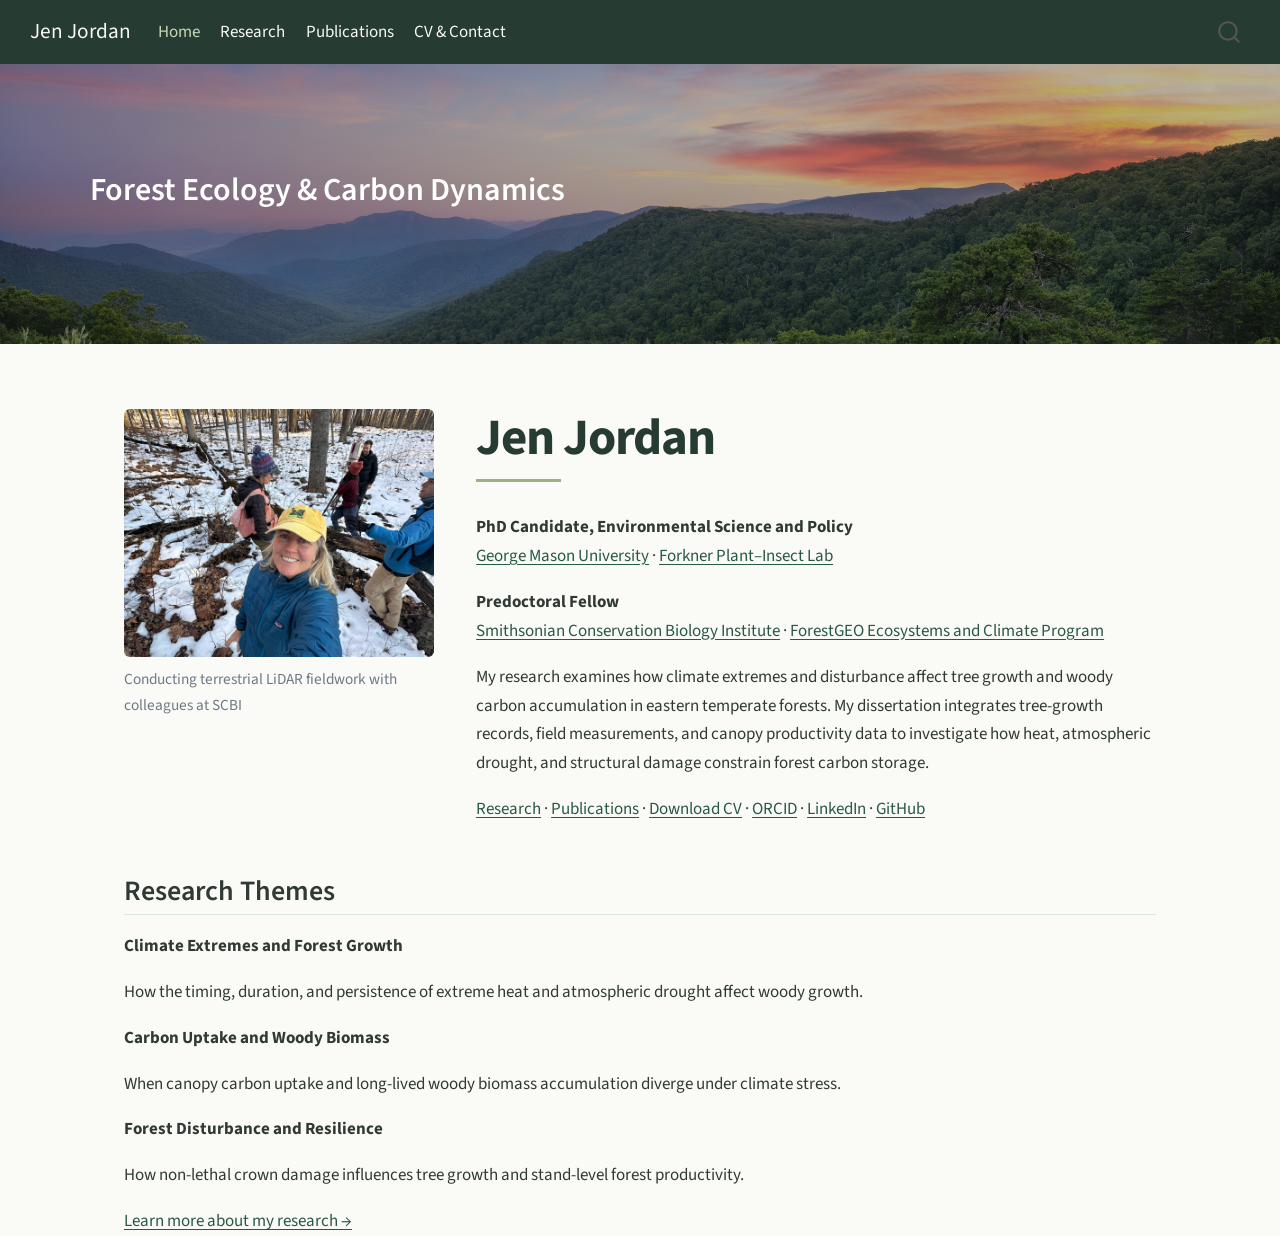
<file: docs/index.html>
<!DOCTYPE html>
<html xmlns="http://www.w3.org/1999/xhtml" lang="en" xml:lang="en"><head>

<meta charset="utf-8">
<meta name="generator" content="quarto-1.10.18">

<meta name="viewport" content="width=device-width, initial-scale=1.0, user-scalable=yes">


<title>Jen Jordan</title>
<style>
/* Default styles provided by pandoc.
** See https://pandoc.org/MANUAL.html#variables-for-html for config info.
*/
span.smallcaps{font-variant: small-caps;}
div.columns{display: flex; gap: 1.5em;}
div.column{flex: auto;}
@media screen {
div.columns{gap: min(4vw, 1.5em);}
div.column{overflow-x: auto;}
}
div.hanging-indent{margin-left: 1.5em; text-indent: -1.5em;}
ul.task-list{list-style: none;}
ul.task-list li input[type="checkbox"] {
  width: 0.8em;
  margin: 0 0.8em 0.2em -1em; /* quarto-specific, see https://github.com/quarto-dev/quarto-cli/issues/4556 */ 
  vertical-align: middle;
}
</style>


<script src="site_libs/quarto-nav/quarto-nav.js"></script>
<script src="site_libs/quarto-nav/headroom.min.js"></script>
<script src="site_libs/clipboard/clipboard.min.js"></script>
<script src="site_libs/quarto-search/autocomplete.umd.js"></script>
<script src="site_libs/quarto-search/fuse.min.js"></script>
<script src="site_libs/quarto-search/quarto-search.js"></script>
<meta name="quarto:offset" content="./">
<script src="site_libs/quarto-html/quarto.js" type="module"></script>
<script src="site_libs/quarto-html/tabsets/tabsets.js" type="module"></script>
<script src="site_libs/quarto-html/popper.min.js"></script>
<script src="site_libs/quarto-html/tippy.umd.min.js"></script>
<script src="site_libs/quarto-html/anchor.min.js"></script>
<link href="site_libs/quarto-html/tippy.css" rel="stylesheet">
<link href="site_libs/quarto-html/quarto-syntax-highlighting-64a204ab8560d761af7679ceaba22944.css" rel="stylesheet" id="quarto-text-highlighting-styles">
<script src="site_libs/bootstrap/bootstrap.min.js"></script>
<link href="site_libs/bootstrap/bootstrap-icons.css" rel="stylesheet">
<link href="site_libs/bootstrap/bootstrap-1e1e4f9f09d3f588d6eb110a00621815.min.css" rel="stylesheet" append-hash="true" id="quarto-bootstrap" data-mode="light">
<script id="quarto-search-options" type="application/json">{
  "location": "navbar",
  "copy-button": false,
  "collapse-after": 3,
  "panel-placement": "end",
  "type": "overlay",
  "limit": 50,
  "keyboard-shortcut": [
    "f",
    "/",
    "s"
  ],
  "show-item-context": false,
  "language": {
    "search-no-results-text": "No results",
    "search-matching-documents-text": "matching documents",
    "search-copy-link-title": "Copy link to search",
    "search-hide-matches-text": "Hide additional matches",
    "search-more-match-text": "more match in this document",
    "search-more-matches-text": "more matches in this document",
    "search-clear-button-title": "Clear",
    "search-text-placeholder": "",
    "search-detached-cancel-button-title": "Cancel",
    "search-submit-button-title": "Submit",
    "search-label": "Search"
  }
}</script>


<link rel="stylesheet" href="styles.css">
</head>

<body class="nav-fixed fullcontent quarto-light">

<div id="quarto-search-results"></div>
  <header id="quarto-header" class="headroom fixed-top">
    <nav class="navbar navbar-expand-lg " data-bs-theme="dark">
      <div class="navbar-container container-fluid">
      <div class="navbar-brand-container mx-auto">
    <a class="navbar-brand" href="./index.html">
    <span class="navbar-title">Jen Jordan</span>
    </a>
  </div>
            <div id="quarto-search" class="" title="Search"></div>
          <button class="navbar-toggler" type="button" data-bs-toggle="collapse" data-bs-target="#navbarCollapse" aria-controls="navbarCollapse" role="menu" aria-expanded="false" aria-label="Toggle navigation" onclick="if (window.quartoToggleHeadroom) { window.quartoToggleHeadroom(); }">
  <span class="navbar-toggler-icon"></span>
</button>
          <div class="collapse navbar-collapse" id="navbarCollapse">
            <ul class="navbar-nav navbar-nav-scroll me-auto">
  <li class="nav-item">
    <a class="nav-link active" href="./index.html" aria-current="page"> 
<span class="menu-text">Home</span></a>
  </li>  
  <li class="nav-item">
    <a class="nav-link" href="./research.html"> 
<span class="menu-text">Research</span></a>
  </li>  
  <li class="nav-item">
    <a class="nav-link" href="./publications.html"> 
<span class="menu-text">Publications</span></a>
  </li>  
  <li class="nav-item">
    <a class="nav-link" href="./cv.html"> 
<span class="menu-text">CV &amp; Contact</span></a>
  </li>  
</ul>
          </div> <!-- /navcollapse -->
            <div class="quarto-navbar-tools">
</div>
      </div> <!-- /container-fluid -->
    </nav>
</header>
<!-- content -->
<div id="quarto-content" class="quarto-container page-layout-custom page-navbar">
<!-- sidebar -->
<!-- margin-sidebar -->
<!-- main -->

<header id="title-block-header">
<h1 class="title display-7">Jen Jordan</h1>

</header>


<section id="forest-ecology-carbon-dynamics" class="level1 hero-banner">
<h1>Forest Ecology &amp; Carbon Dynamics</h1>
</section>
<div class="homepage-content">
<div class="columns">
<div class="column" style="width:35%;">
<div class="quarto-figure quarto-figure-center">
<figure class="figure">
<p><img src="images/jen-fieldwork.png" class="img-fluid figure-img" style="width:100.0%"></p>
<figcaption>Conducting terrestrial LiDAR fieldwork with colleagues at SCBI</figcaption>
</figure>
</div>
</div><div class="column" style="width:65%;">
<h2 id="homepage-name">
Jen Jordan
</h2>
<p><strong>PhD Candidate, Environmental Science and Policy</strong><br>
<a href="https://science.gmu.edu/academics/departments-units/environmental-science-policy" target="_blank">George Mason University</a> · <a href="https://rebeccaeforkner.wixsite.com/rebeccaeforkner/the-lab" target="_blank">Forkner Plant–Insect Lab</a></p>
<p><strong>Predoctoral Fellow</strong><br>
<a href="https://nationalzoo.si.edu/conservation" target="_blank">Smithsonian Conservation Biology Institute</a> · <a href="https://ecoclimlab.github.io" target="_blank">ForestGEO Ecosystems and Climate Program</a></p>
<p>My research examines how climate extremes and disturbance affect tree growth and woody carbon accumulation in eastern temperate forests. My dissertation integrates tree-growth records, field measurements, and canopy productivity data to investigate how heat, atmospheric drought, and structural damage constrain forest carbon storage.</p>
<p><a href="./research.html" target="_blank">Research</a> · <a href="./publications.html" target="_blank">Publications</a> · <a href="Jen_Jordan_CV.pdf" target="_blank">Download CV</a> · <a href="https://orcid.org/0000-0001-5521-360X" target="_blank">ORCID</a> · <a href="https://www.linkedin.com/in/jen-jordan-forest" target="_blank">LinkedIn</a> · <a href="https://github.com/jenajordan" target="_blank">GitHub</a></p>
</div>
</div>
<section id="research-themes" class="level2">
<h2 data-anchor-id="research-themes">Research Themes</h2>
<p><strong>Climate Extremes and Forest Growth</strong></p>
<p>How the timing, duration, and persistence of extreme heat and atmospheric drought affect woody growth.</p>
<p><strong>Carbon Uptake and Woody Biomass</strong></p>
<p>When canopy carbon uptake and long-lived woody biomass accumulation diverge under climate stress.</p>
<p><strong>Forest Disturbance and Resilience</strong></p>
<p>How non-lethal crown damage influences tree growth and stand-level forest productivity.</p>
<p><a href="./research.html">Learn more about my research →</a></p>
</section>
</div>




<script id="quarto-html-after-body" type="application/javascript">
  window.document.addEventListener("DOMContentLoaded", function (event) {
    const icon = "";
    const anchorJS = new window.AnchorJS();
    anchorJS.options = {
      placement: 'right',
      icon: icon
    };
    anchorJS.add('.anchored');
    const isCodeAnnotation = (el) => {
      for (const clz of el.classList) {
        if (clz.startsWith('code-annotation-')) {                     
          return true;
        }
      }
      return false;
    }
    const onCopySuccess = function(e) {
      // button target
      const button = e.trigger;
      // don't keep focus
      button.blur();
      // flash "checked"
      button.classList.add('code-copy-button-checked');
      var currentTitle = button.getAttribute("title");
      button.setAttribute("title", "Copied!");
      let tooltip;
      if (window.bootstrap) {
        button.setAttribute("data-bs-toggle", "tooltip");
        button.setAttribute("data-bs-placement", "left");
        button.setAttribute("data-bs-title", "Copied!");
        tooltip = new bootstrap.Tooltip(button, 
          { trigger: "manual", 
            customClass: "code-copy-button-tooltip",
            offset: [0, -8]});
        tooltip.show();    
      }
      setTimeout(function() {
        if (tooltip) {
          tooltip.hide();
          button.removeAttribute("data-bs-title");
          button.removeAttribute("data-bs-toggle");
          button.removeAttribute("data-bs-placement");
        }
        button.setAttribute("title", currentTitle);
        button.classList.remove('code-copy-button-checked');
      }, 1000);
      // clear code selection
      e.clearSelection();
    }
    const getTextToCopy = function(trigger) {
      const outerScaffold = trigger.parentElement.cloneNode(true);
      const codeEl = outerScaffold.querySelector('code');
      for (const childEl of codeEl.children) {
        if (isCodeAnnotation(childEl)) {
          childEl.remove();
        }
      }
      return codeEl.innerText;
    }
    const clipboard = new window.ClipboardJS('.code-copy-button:not([data-in-quarto-modal])', {
      text: getTextToCopy
    });
    clipboard.on('success', onCopySuccess);
    if (window.document.getElementById('quarto-embedded-source-code-modal')) {
      const clipboardModal = new window.ClipboardJS('.code-copy-button[data-in-quarto-modal]', {
        text: getTextToCopy,
        container: window.document.getElementById('quarto-embedded-source-code-modal')
      });
      clipboardModal.on('success', onCopySuccess);
    }
      var localhostRegex = new RegExp(/^(?:http|https):\/\/localhost\:?[0-9]*\//);
      var mailtoRegex = new RegExp(/^mailto:/);
        var filterRegex = new RegExp('/' + window.location.host + '/');
      var isInternal = (href) => {
          return filterRegex.test(href) || localhostRegex.test(href) || mailtoRegex.test(href);
      }
      // Inspect non-navigation links and adorn them if external
     var links = window.document.querySelectorAll('a[href]:not(.nav-link):not(.navbar-brand):not(.toc-action):not(.sidebar-link):not(.sidebar-item-toggle):not(.pagination-link):not(.no-external):not([aria-hidden]):not(.dropdown-item):not(.quarto-navigation-tool):not(.about-link)');
      for (var i=0; i<links.length; i++) {
        const link = links[i];
        if (!isInternal(link.href)) {
          // undo the damage that might have been done by quarto-nav.js in the case of
          // links that we want to consider external
          if (link.dataset.originalHref !== undefined) {
            link.href = link.dataset.originalHref;
          }
            // target, if specified
            link.setAttribute("target", "_blank");
            if (link.getAttribute("rel") === null) {
              link.setAttribute("rel", "noopener");
            }
        }
      }
    function tippyHover(el, contentFn, onTriggerFn, onUntriggerFn) {
      const config = {
        allowHTML: true,
        maxWidth: 500,
        delay: 100,
        arrow: false,
        appendTo: function(el) {
            return el.parentElement;
        },
        interactive: true,
        interactiveBorder: 10,
        theme: 'quarto',
        placement: 'bottom-start',
      };
      if (contentFn) {
        config.content = contentFn;
      }
      if (onTriggerFn) {
        config.onTrigger = onTriggerFn;
      }
      if (onUntriggerFn) {
        config.onUntrigger = onUntriggerFn;
      }
      window.tippy(el, config); 
    }
    const noterefs = window.document.querySelectorAll('a[role="doc-noteref"]');
    for (var i=0; i<noterefs.length; i++) {
      const ref = noterefs[i];
      tippyHover(ref, function() {
        // use id or data attribute instead here
        let href = ref.getAttribute('data-footnote-href') || ref.getAttribute('href');
        try { href = new URL(href).hash; } catch {}
        const id = href.replace(/^#\/?/, "");
        const note = window.document.getElementById(id);
        if (note) {
          return note.innerHTML;
        } else {
          return "";
        }
      });
    }
    const xrefs = window.document.querySelectorAll('a.quarto-xref');
    const processXRef = (id, note) => {
      // Strip column container classes
      const stripColumnClz = (el) => {
        el.classList.remove("page-full", "page-columns");
        if (el.children) {
          for (const child of el.children) {
            stripColumnClz(child);
          }
        }
      }
      stripColumnClz(note)
      if (id === null || id.startsWith('sec-')) {
        // Special case sections, only their first couple elements
        const container = document.createElement("div");
        if (note.children && note.children.length > 2) {
          container.appendChild(note.children[0].cloneNode(true));
          for (let i = 1; i < note.children.length; i++) {
            const child = note.children[i];
            if (child.tagName === "P" && child.innerText === "") {
              continue;
            } else {
              container.appendChild(child.cloneNode(true));
              break;
            }
          }
          if (window.Quarto?.typesetMath) {
            window.Quarto.typesetMath(container);
          }
          return container.innerHTML
        } else {
          if (window.Quarto?.typesetMath) {
            window.Quarto.typesetMath(note);
          }
          return note.innerHTML;
        }
      } else {
        // Remove any anchor links if they are present
        const anchorLink = note.querySelector('a.anchorjs-link');
        if (anchorLink) {
          anchorLink.remove();
        }
        if (window.Quarto?.typesetMath) {
          window.Quarto.typesetMath(note);
        }
        if (note.classList.contains("callout")) {
          return note.outerHTML;
        } else {
          return note.innerHTML;
        }
      }
    }
    for (var i=0; i<xrefs.length; i++) {
      const xref = xrefs[i];
      tippyHover(xref, undefined, function(instance) {
        instance.disable();
        let url = xref.getAttribute('href');
        let hash = undefined; 
        if (url.startsWith('#')) {
          hash = url;
        } else {
          try { hash = new URL(url).hash; } catch {}
        }
        if (hash) {
          const id = hash.replace(/^#\/?/, "");
          const note = window.document.getElementById(id);
          if (note !== null) {
            try {
              const html = processXRef(id, note.cloneNode(true));
              instance.setContent(html);
            } finally {
              instance.enable();
              instance.show();
            }
          } else {
            // See if we can fetch this
            fetch(url.split('#')[0])
            .then(res => res.text())
            .then(html => {
              const parser = new DOMParser();
              const htmlDoc = parser.parseFromString(html, "text/html");
              const note = htmlDoc.getElementById(id);
              if (note !== null) {
                const html = processXRef(id, note);
                instance.setContent(html);
              } 
            }).finally(() => {
              instance.enable();
              instance.show();
            });
          }
        } else {
          // See if we can fetch a full url (with no hash to target)
          // This is a special case and we should probably do some content thinning / targeting
          fetch(url)
          .then(res => res.text())
          .then(html => {
            const parser = new DOMParser();
            const htmlDoc = parser.parseFromString(html, "text/html");
            const note = htmlDoc.querySelector('main.content');
            if (note !== null) {
              // This should only happen for chapter cross references
              // (since there is no id in the URL)
              // remove the first header
              if (note.children.length > 0 && note.children[0].tagName === "HEADER") {
                note.children[0].remove();
              }
              const html = processXRef(null, note);
              instance.setContent(html);
            } 
          }).finally(() => {
            instance.enable();
            instance.show();
          });
        }
      }, function(instance) {
      });
    }
        let selectedAnnoteEl;
        const selectorForAnnotation = ( cell, annotation) => {
          let cellAttr = 'data-code-cell="' + cell + '"';
          let lineAttr = 'data-code-annotation="' +  annotation + '"';
          const selector = 'span[' + cellAttr + '][' + lineAttr + ']';
          return selector;
        }
        const selectCodeLines = (annoteEl) => {
          const doc = window.document;
          const targetCell = annoteEl.getAttribute("data-target-cell");
          const targetAnnotation = annoteEl.getAttribute("data-target-annotation");
          const annoteSpan = window.document.querySelector(selectorForAnnotation(targetCell, targetAnnotation));
          const lines = annoteSpan.getAttribute("data-code-lines").split(",");
          const lineIds = lines.map((line) => {
            return targetCell + "-" + line;
          })
          let top = null;
          let height = null;
          let parent = null;
          if (lineIds.length > 0) {
              //compute the position of the single el (top and bottom and make a div)
              const el = window.document.getElementById(lineIds[0]);
              top = el.offsetTop;
              height = el.offsetHeight;
              parent = el.parentElement.parentElement;
            if (lineIds.length > 1) {
              const lastEl = window.document.getElementById(lineIds[lineIds.length - 1]);
              const bottom = lastEl.offsetTop + lastEl.offsetHeight;
              height = bottom - top;
            }
            if (top !== null && height !== null && parent !== null) {
              // cook up a div (if necessary) and position it 
              let div = window.document.getElementById("code-annotation-line-highlight");
              if (div === null) {
                div = window.document.createElement("div");
                div.setAttribute("id", "code-annotation-line-highlight");
                div.style.position = 'absolute';
                parent.appendChild(div);
              }
              div.style.top = top - 2 + "px";
              div.style.height = height + 4 + "px";
              div.style.left = 0;
              let gutterDiv = window.document.getElementById("code-annotation-line-highlight-gutter");
              if (gutterDiv === null) {
                gutterDiv = window.document.createElement("div");
                gutterDiv.setAttribute("id", "code-annotation-line-highlight-gutter");
                gutterDiv.style.position = 'absolute';
                const codeCell = window.document.getElementById(targetCell);
                const gutter = codeCell.querySelector('.code-annotation-gutter');
                gutter.appendChild(gutterDiv);
              }
              gutterDiv.style.top = top - 2 + "px";
              gutterDiv.style.height = height + 4 + "px";
            }
            selectedAnnoteEl = annoteEl;
          }
        };
        const unselectCodeLines = () => {
          const elementsIds = ["code-annotation-line-highlight", "code-annotation-line-highlight-gutter"];
          elementsIds.forEach((elId) => {
            const div = window.document.getElementById(elId);
            if (div) {
              div.remove();
            }
          });
          selectedAnnoteEl = undefined;
        };
          // Handle positioning of the toggle
      window.addEventListener(
        "resize",
        throttle(() => {
          elRect = undefined;
          if (selectedAnnoteEl) {
            selectCodeLines(selectedAnnoteEl);
          }
        }, 10)
      );
      function throttle(fn, ms) {
      let throttle = false;
      let timer;
        return (...args) => {
          if(!throttle) { // first call gets through
              fn.apply(this, args);
              throttle = true;
          } else { // all the others get throttled
              if(timer) clearTimeout(timer); // cancel #2
              timer = setTimeout(() => {
                fn.apply(this, args);
                timer = throttle = false;
              }, ms);
          }
        };
      }
        // Attach click handler to the DT
        const annoteDls = window.document.querySelectorAll('dt[data-target-cell]');
        for (const annoteDlNode of annoteDls) {
          annoteDlNode.addEventListener('click', (event) => {
            const clickedEl = event.target;
            if (clickedEl !== selectedAnnoteEl) {
              unselectCodeLines();
              const activeEl = window.document.querySelector('dt[data-target-cell].code-annotation-active');
              if (activeEl) {
                activeEl.classList.remove('code-annotation-active');
              }
              selectCodeLines(clickedEl);
              clickedEl.classList.add('code-annotation-active');
            } else {
              // Unselect the line
              unselectCodeLines();
              clickedEl.classList.remove('code-annotation-active');
            }
          });
        }
    const findCites = (el) => {
      const parentEl = el.parentElement;
      if (parentEl) {
        const cites = parentEl.dataset.cites;
        if (cites) {
          return {
            el,
            cites: cites.split(' ')
          };
        } else {
          return findCites(el.parentElement)
        }
      } else {
        return undefined;
      }
    };
    var bibliorefs = window.document.querySelectorAll('a[role="doc-biblioref"]');
    for (var i=0; i<bibliorefs.length; i++) {
      const ref = bibliorefs[i];
      const citeInfo = findCites(ref);
      if (citeInfo) {
        tippyHover(citeInfo.el, function() {
          var popup = window.document.createElement('div');
          citeInfo.cites.forEach(function(cite) {
            var citeDiv = window.document.createElement('div');
            citeDiv.classList.add('hanging-indent');
            citeDiv.classList.add('csl-entry');
            var biblioDiv = window.document.getElementById('ref-' + cite);
            if (biblioDiv) {
              citeDiv.innerHTML = biblioDiv.innerHTML;
            }
            popup.appendChild(citeDiv);
          });
          return popup.innerHTML;
        });
      }
    }
  });
  </script>
</div> <!-- /content -->




</body></html>
</file>
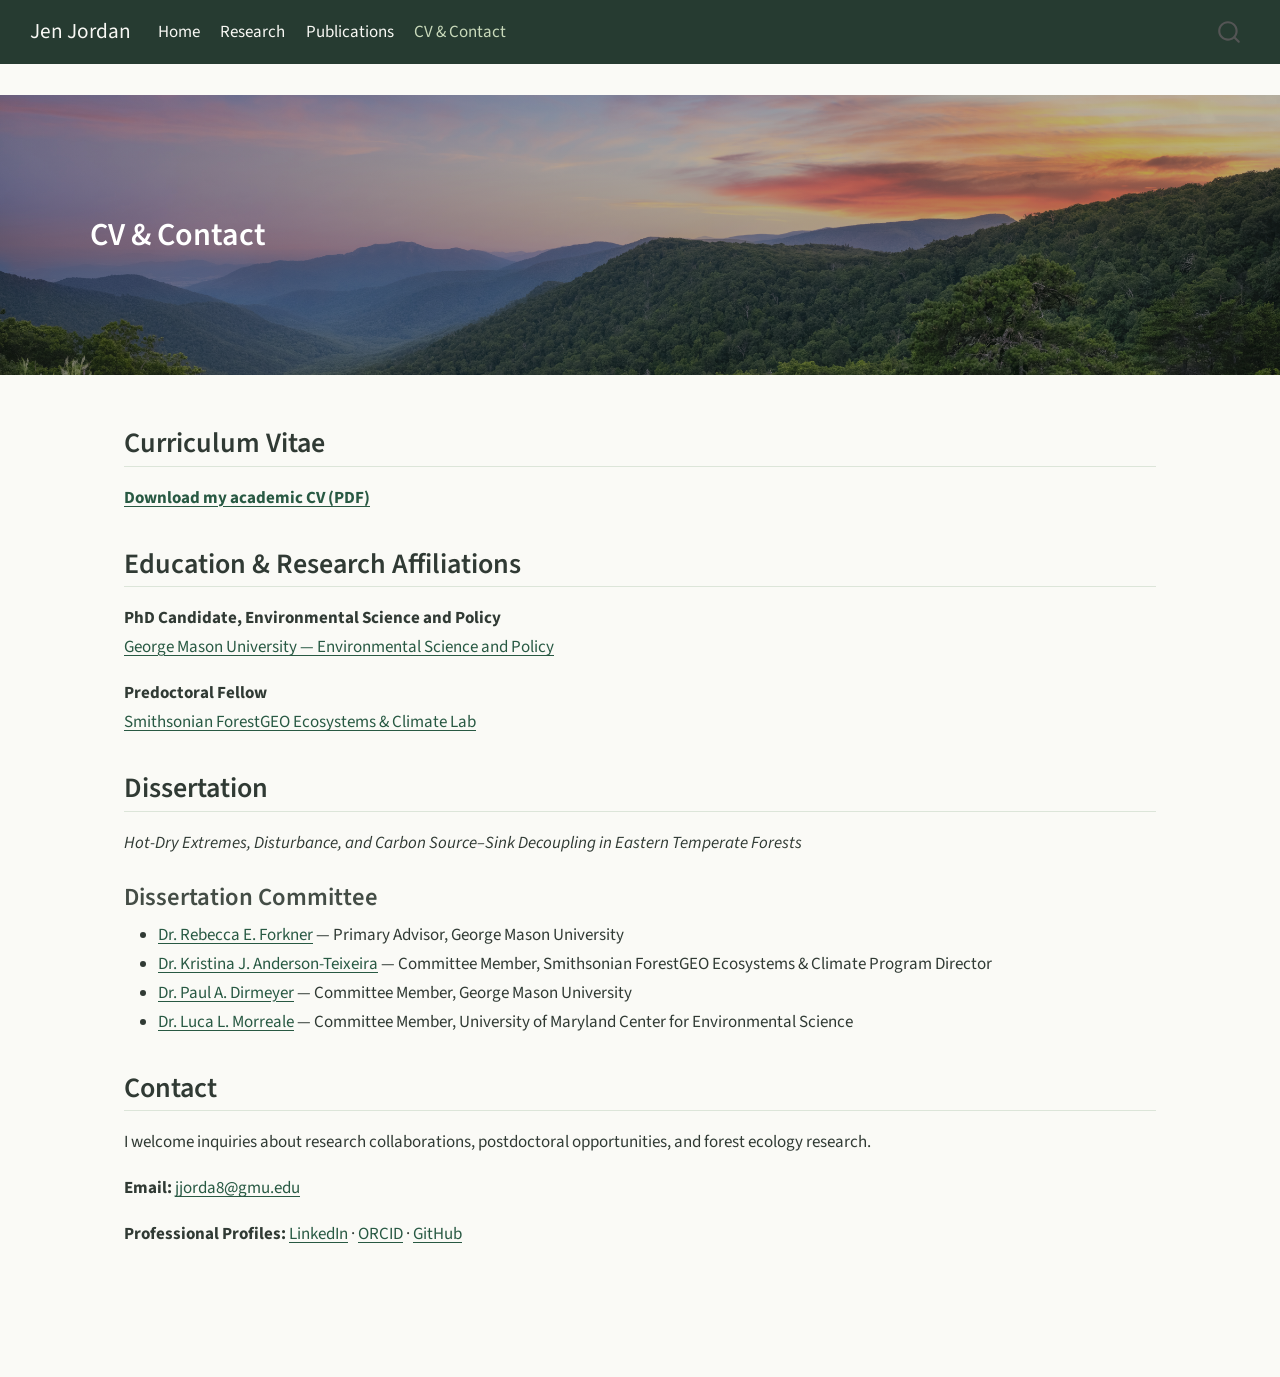
<file: docs/cv.html>
<!DOCTYPE html>
<html xmlns="http://www.w3.org/1999/xhtml" lang="en" xml:lang="en"><head>

<meta charset="utf-8">
<meta name="generator" content="quarto-1.10.18">

<meta name="viewport" content="width=device-width, initial-scale=1.0, user-scalable=yes">


<title>CV &amp; Contact – Jen Jordan</title>
<style>
/* Default styles provided by pandoc.
** See https://pandoc.org/MANUAL.html#variables-for-html for config info.
*/
span.smallcaps{font-variant: small-caps;}
div.columns{display: flex; gap: 1.5em;}
div.column{flex: auto;}
@media screen {
div.columns{gap: min(4vw, 1.5em);}
div.column{overflow-x: auto;}
}
div.hanging-indent{margin-left: 1.5em; text-indent: -1.5em;}
ul.task-list{list-style: none;}
ul.task-list li input[type="checkbox"] {
  width: 0.8em;
  margin: 0 0.8em 0.2em -1em; /* quarto-specific, see https://github.com/quarto-dev/quarto-cli/issues/4556 */ 
  vertical-align: middle;
}
</style>


<script src="site_libs/quarto-nav/quarto-nav.js"></script>
<script src="site_libs/quarto-nav/headroom.min.js"></script>
<script src="site_libs/clipboard/clipboard.min.js"></script>
<script src="site_libs/quarto-search/autocomplete.umd.js"></script>
<script src="site_libs/quarto-search/fuse.min.js"></script>
<script src="site_libs/quarto-search/quarto-search.js"></script>
<meta name="quarto:offset" content="./">
<script src="site_libs/quarto-html/quarto.js" type="module"></script>
<script src="site_libs/quarto-html/tabsets/tabsets.js" type="module"></script>
<script src="site_libs/quarto-html/popper.min.js"></script>
<script src="site_libs/quarto-html/tippy.umd.min.js"></script>
<script src="site_libs/quarto-html/anchor.min.js"></script>
<link href="site_libs/quarto-html/tippy.css" rel="stylesheet">
<link href="site_libs/quarto-html/quarto-syntax-highlighting-64a204ab8560d761af7679ceaba22944.css" rel="stylesheet" id="quarto-text-highlighting-styles">
<script src="site_libs/bootstrap/bootstrap.min.js"></script>
<link href="site_libs/bootstrap/bootstrap-icons.css" rel="stylesheet">
<link href="site_libs/bootstrap/bootstrap-1e1e4f9f09d3f588d6eb110a00621815.min.css" rel="stylesheet" append-hash="true" id="quarto-bootstrap" data-mode="light">
<script id="quarto-search-options" type="application/json">{
  "location": "navbar",
  "copy-button": false,
  "collapse-after": 3,
  "panel-placement": "end",
  "type": "overlay",
  "limit": 50,
  "keyboard-shortcut": [
    "f",
    "/",
    "s"
  ],
  "show-item-context": false,
  "language": {
    "search-no-results-text": "No results",
    "search-matching-documents-text": "matching documents",
    "search-copy-link-title": "Copy link to search",
    "search-hide-matches-text": "Hide additional matches",
    "search-more-match-text": "more match in this document",
    "search-more-matches-text": "more matches in this document",
    "search-clear-button-title": "Clear",
    "search-text-placeholder": "",
    "search-detached-cancel-button-title": "Cancel",
    "search-submit-button-title": "Submit",
    "search-label": "Search"
  }
}</script>


<link rel="stylesheet" href="styles.css">
</head>

<body class="nav-fixed quarto-light">

<div id="quarto-search-results"></div>
  <header id="quarto-header" class="headroom fixed-top">
    <nav class="navbar navbar-expand-lg " data-bs-theme="dark">
      <div class="navbar-container container-fluid">
      <div class="navbar-brand-container mx-auto">
    <a class="navbar-brand" href="./index.html">
    <span class="navbar-title">Jen Jordan</span>
    </a>
  </div>
            <div id="quarto-search" class="" title="Search"></div>
          <button class="navbar-toggler" type="button" data-bs-toggle="collapse" data-bs-target="#navbarCollapse" aria-controls="navbarCollapse" role="menu" aria-expanded="false" aria-label="Toggle navigation" onclick="if (window.quartoToggleHeadroom) { window.quartoToggleHeadroom(); }">
  <span class="navbar-toggler-icon"></span>
</button>
          <div class="collapse navbar-collapse" id="navbarCollapse">
            <ul class="navbar-nav navbar-nav-scroll me-auto">
  <li class="nav-item">
    <a class="nav-link" href="./index.html"> 
<span class="menu-text">Home</span></a>
  </li>  
  <li class="nav-item">
    <a class="nav-link" href="./research.html"> 
<span class="menu-text">Research</span></a>
  </li>  
  <li class="nav-item">
    <a class="nav-link" href="./publications.html"> 
<span class="menu-text">Publications</span></a>
  </li>  
  <li class="nav-item">
    <a class="nav-link active" href="./cv.html" aria-current="page"> 
<span class="menu-text">CV &amp; Contact</span></a>
  </li>  
</ul>
          </div> <!-- /navcollapse -->
            <div class="quarto-navbar-tools">
</div>
      </div> <!-- /container-fluid -->
    </nav>
</header>
<!-- content -->
<div id="quarto-content" class="quarto-container page-columns page-rows-contents page-layout-full page-navbar">
<!-- sidebar -->
<!-- margin-sidebar -->
    
<!-- main -->
<main class="content column-page" id="quarto-document-content"><header id="title-block-header" class="quarto-title-block"><h1 class="title display-7">CV &amp; Contact</h1></header>

<header id="title-block-header">


</header>


<section id="cv-contact" class="level1 hero-banner">
<h1>CV &amp; Contact</h1>
</section>
<div class="interior-content">
<section id="curriculum-vitae" class="level2">
<h2 class="anchored" data-anchor-id="curriculum-vitae">Curriculum Vitae</h2>
<p><a href="Jen_Jordan_CV.pdf"><strong>Download my academic CV (PDF)</strong></a></p>
</section>
<section id="education-research-affiliations" class="level2">
<h2 class="anchored" data-anchor-id="education-research-affiliations">Education &amp; Research Affiliations</h2>
<p><strong>PhD Candidate, Environmental Science and Policy</strong><br>
<a href="https://science.gmu.edu/academics/departments-units/environmental-science-policy" target="_blank">George Mason University — Environmental Science and Policy</a></p>
<p><strong>Predoctoral Fellow</strong><br>
<a href="https://ecoclimlab.github.io" target="_blank">Smithsonian ForestGEO Ecosystems &amp; Climate Lab</a></p>
</section>
<section id="dissertation" class="level2">
<h2 class="anchored" data-anchor-id="dissertation">Dissertation</h2>
<p><em>Hot-Dry Extremes, Disturbance, and Carbon Source–Sink Decoupling in Eastern Temperate Forests</em></p>
<section id="dissertation-committee" class="level3">
<h3 class="anchored" data-anchor-id="dissertation-committee">Dissertation Committee</h3>
<ul>
<li><strong><a href="https://science.gmu.edu/directory/rebecca-forkner" target="_blank">Dr.&nbsp;Rebecca E. Forkner</a></strong> — Primary Advisor, George Mason University</li>
<li><strong><a href="https://forestgeo.si.edu/kristina-j-anderson-teixeira" target="_blank">Dr.&nbsp;Kristina J. Anderson-Teixeira</a></strong> — Committee Member, Smithsonian ForestGEO Ecosystems &amp; Climate Program Director</li>
<li><strong><a href="https://science.gmu.edu/directory/paul-dirmeyer" target="_blank">Dr.&nbsp;Paul A. Dirmeyer</a></strong> — Committee Member, George Mason University</li>
<li><strong><a href="https://www.umces.edu/directory/luca-morreale/" target="_blank">Dr.&nbsp;Luca L. Morreale</a></strong> — Committee Member, University of Maryland Center for Environmental Science</li>
</ul>
</section>
</section>
<section id="contact" class="level2">
<h2 class="anchored" data-anchor-id="contact">Contact</h2>
<p>I welcome inquiries about research collaborations, postdoctoral opportunities, and forest ecology research.</p>
<p><strong>Email:</strong> <a href="mailto:jjorda8@gmu.edu">jjorda8@gmu.edu</a></p>
<p><strong>Professional Profiles:</strong> <a href="https://www.linkedin.com/in/jen-jordan-forest" target="_blank">LinkedIn</a> · <a href="https://orcid.org/0000-0001-5521-360X" target="_blank">ORCID</a> · <a href="https://github.com/jenajordan" target="_blank">GitHub</a></p>
</section>
</div>



</main> <!-- /main -->
<script id="quarto-html-after-body" type="application/javascript">
  window.document.addEventListener("DOMContentLoaded", function (event) {
    const icon = "";
    const anchorJS = new window.AnchorJS();
    anchorJS.options = {
      placement: 'right',
      icon: icon
    };
    anchorJS.add('.anchored');
    const isCodeAnnotation = (el) => {
      for (const clz of el.classList) {
        if (clz.startsWith('code-annotation-')) {                     
          return true;
        }
      }
      return false;
    }
    const onCopySuccess = function(e) {
      // button target
      const button = e.trigger;
      // don't keep focus
      button.blur();
      // flash "checked"
      button.classList.add('code-copy-button-checked');
      var currentTitle = button.getAttribute("title");
      button.setAttribute("title", "Copied!");
      let tooltip;
      if (window.bootstrap) {
        button.setAttribute("data-bs-toggle", "tooltip");
        button.setAttribute("data-bs-placement", "left");
        button.setAttribute("data-bs-title", "Copied!");
        tooltip = new bootstrap.Tooltip(button, 
          { trigger: "manual", 
            customClass: "code-copy-button-tooltip",
            offset: [0, -8]});
        tooltip.show();    
      }
      setTimeout(function() {
        if (tooltip) {
          tooltip.hide();
          button.removeAttribute("data-bs-title");
          button.removeAttribute("data-bs-toggle");
          button.removeAttribute("data-bs-placement");
        }
        button.setAttribute("title", currentTitle);
        button.classList.remove('code-copy-button-checked');
      }, 1000);
      // clear code selection
      e.clearSelection();
    }
    const getTextToCopy = function(trigger) {
      const outerScaffold = trigger.parentElement.cloneNode(true);
      const codeEl = outerScaffold.querySelector('code');
      for (const childEl of codeEl.children) {
        if (isCodeAnnotation(childEl)) {
          childEl.remove();
        }
      }
      return codeEl.innerText;
    }
    const clipboard = new window.ClipboardJS('.code-copy-button:not([data-in-quarto-modal])', {
      text: getTextToCopy
    });
    clipboard.on('success', onCopySuccess);
    if (window.document.getElementById('quarto-embedded-source-code-modal')) {
      const clipboardModal = new window.ClipboardJS('.code-copy-button[data-in-quarto-modal]', {
        text: getTextToCopy,
        container: window.document.getElementById('quarto-embedded-source-code-modal')
      });
      clipboardModal.on('success', onCopySuccess);
    }
      var localhostRegex = new RegExp(/^(?:http|https):\/\/localhost\:?[0-9]*\//);
      var mailtoRegex = new RegExp(/^mailto:/);
        var filterRegex = new RegExp('/' + window.location.host + '/');
      var isInternal = (href) => {
          return filterRegex.test(href) || localhostRegex.test(href) || mailtoRegex.test(href);
      }
      // Inspect non-navigation links and adorn them if external
     var links = window.document.querySelectorAll('a[href]:not(.nav-link):not(.navbar-brand):not(.toc-action):not(.sidebar-link):not(.sidebar-item-toggle):not(.pagination-link):not(.no-external):not([aria-hidden]):not(.dropdown-item):not(.quarto-navigation-tool):not(.about-link)');
      for (var i=0; i<links.length; i++) {
        const link = links[i];
        if (!isInternal(link.href)) {
          // undo the damage that might have been done by quarto-nav.js in the case of
          // links that we want to consider external
          if (link.dataset.originalHref !== undefined) {
            link.href = link.dataset.originalHref;
          }
            // target, if specified
            link.setAttribute("target", "_blank");
            if (link.getAttribute("rel") === null) {
              link.setAttribute("rel", "noopener");
            }
        }
      }
    function tippyHover(el, contentFn, onTriggerFn, onUntriggerFn) {
      const config = {
        allowHTML: true,
        maxWidth: 500,
        delay: 100,
        arrow: false,
        appendTo: function(el) {
            return el.parentElement;
        },
        interactive: true,
        interactiveBorder: 10,
        theme: 'quarto',
        placement: 'bottom-start',
      };
      if (contentFn) {
        config.content = contentFn;
      }
      if (onTriggerFn) {
        config.onTrigger = onTriggerFn;
      }
      if (onUntriggerFn) {
        config.onUntrigger = onUntriggerFn;
      }
      window.tippy(el, config); 
    }
    const noterefs = window.document.querySelectorAll('a[role="doc-noteref"]');
    for (var i=0; i<noterefs.length; i++) {
      const ref = noterefs[i];
      tippyHover(ref, function() {
        // use id or data attribute instead here
        let href = ref.getAttribute('data-footnote-href') || ref.getAttribute('href');
        try { href = new URL(href).hash; } catch {}
        const id = href.replace(/^#\/?/, "");
        const note = window.document.getElementById(id);
        if (note) {
          return note.innerHTML;
        } else {
          return "";
        }
      });
    }
    const xrefs = window.document.querySelectorAll('a.quarto-xref');
    const processXRef = (id, note) => {
      // Strip column container classes
      const stripColumnClz = (el) => {
        el.classList.remove("page-full", "page-columns");
        if (el.children) {
          for (const child of el.children) {
            stripColumnClz(child);
          }
        }
      }
      stripColumnClz(note)
      if (id === null || id.startsWith('sec-')) {
        // Special case sections, only their first couple elements
        const container = document.createElement("div");
        if (note.children && note.children.length > 2) {
          container.appendChild(note.children[0].cloneNode(true));
          for (let i = 1; i < note.children.length; i++) {
            const child = note.children[i];
            if (child.tagName === "P" && child.innerText === "") {
              continue;
            } else {
              container.appendChild(child.cloneNode(true));
              break;
            }
          }
          if (window.Quarto?.typesetMath) {
            window.Quarto.typesetMath(container);
          }
          return container.innerHTML
        } else {
          if (window.Quarto?.typesetMath) {
            window.Quarto.typesetMath(note);
          }
          return note.innerHTML;
        }
      } else {
        // Remove any anchor links if they are present
        const anchorLink = note.querySelector('a.anchorjs-link');
        if (anchorLink) {
          anchorLink.remove();
        }
        if (window.Quarto?.typesetMath) {
          window.Quarto.typesetMath(note);
        }
        if (note.classList.contains("callout")) {
          return note.outerHTML;
        } else {
          return note.innerHTML;
        }
      }
    }
    for (var i=0; i<xrefs.length; i++) {
      const xref = xrefs[i];
      tippyHover(xref, undefined, function(instance) {
        instance.disable();
        let url = xref.getAttribute('href');
        let hash = undefined; 
        if (url.startsWith('#')) {
          hash = url;
        } else {
          try { hash = new URL(url).hash; } catch {}
        }
        if (hash) {
          const id = hash.replace(/^#\/?/, "");
          const note = window.document.getElementById(id);
          if (note !== null) {
            try {
              const html = processXRef(id, note.cloneNode(true));
              instance.setContent(html);
            } finally {
              instance.enable();
              instance.show();
            }
          } else {
            // See if we can fetch this
            fetch(url.split('#')[0])
            .then(res => res.text())
            .then(html => {
              const parser = new DOMParser();
              const htmlDoc = parser.parseFromString(html, "text/html");
              const note = htmlDoc.getElementById(id);
              if (note !== null) {
                const html = processXRef(id, note);
                instance.setContent(html);
              } 
            }).finally(() => {
              instance.enable();
              instance.show();
            });
          }
        } else {
          // See if we can fetch a full url (with no hash to target)
          // This is a special case and we should probably do some content thinning / targeting
          fetch(url)
          .then(res => res.text())
          .then(html => {
            const parser = new DOMParser();
            const htmlDoc = parser.parseFromString(html, "text/html");
            const note = htmlDoc.querySelector('main.content');
            if (note !== null) {
              // This should only happen for chapter cross references
              // (since there is no id in the URL)
              // remove the first header
              if (note.children.length > 0 && note.children[0].tagName === "HEADER") {
                note.children[0].remove();
              }
              const html = processXRef(null, note);
              instance.setContent(html);
            } 
          }).finally(() => {
            instance.enable();
            instance.show();
          });
        }
      }, function(instance) {
      });
    }
        let selectedAnnoteEl;
        const selectorForAnnotation = ( cell, annotation) => {
          let cellAttr = 'data-code-cell="' + cell + '"';
          let lineAttr = 'data-code-annotation="' +  annotation + '"';
          const selector = 'span[' + cellAttr + '][' + lineAttr + ']';
          return selector;
        }
        const selectCodeLines = (annoteEl) => {
          const doc = window.document;
          const targetCell = annoteEl.getAttribute("data-target-cell");
          const targetAnnotation = annoteEl.getAttribute("data-target-annotation");
          const annoteSpan = window.document.querySelector(selectorForAnnotation(targetCell, targetAnnotation));
          const lines = annoteSpan.getAttribute("data-code-lines").split(",");
          const lineIds = lines.map((line) => {
            return targetCell + "-" + line;
          })
          let top = null;
          let height = null;
          let parent = null;
          if (lineIds.length > 0) {
              //compute the position of the single el (top and bottom and make a div)
              const el = window.document.getElementById(lineIds[0]);
              top = el.offsetTop;
              height = el.offsetHeight;
              parent = el.parentElement.parentElement;
            if (lineIds.length > 1) {
              const lastEl = window.document.getElementById(lineIds[lineIds.length - 1]);
              const bottom = lastEl.offsetTop + lastEl.offsetHeight;
              height = bottom - top;
            }
            if (top !== null && height !== null && parent !== null) {
              // cook up a div (if necessary) and position it 
              let div = window.document.getElementById("code-annotation-line-highlight");
              if (div === null) {
                div = window.document.createElement("div");
                div.setAttribute("id", "code-annotation-line-highlight");
                div.style.position = 'absolute';
                parent.appendChild(div);
              }
              div.style.top = top - 2 + "px";
              div.style.height = height + 4 + "px";
              div.style.left = 0;
              let gutterDiv = window.document.getElementById("code-annotation-line-highlight-gutter");
              if (gutterDiv === null) {
                gutterDiv = window.document.createElement("div");
                gutterDiv.setAttribute("id", "code-annotation-line-highlight-gutter");
                gutterDiv.style.position = 'absolute';
                const codeCell = window.document.getElementById(targetCell);
                const gutter = codeCell.querySelector('.code-annotation-gutter');
                gutter.appendChild(gutterDiv);
              }
              gutterDiv.style.top = top - 2 + "px";
              gutterDiv.style.height = height + 4 + "px";
            }
            selectedAnnoteEl = annoteEl;
          }
        };
        const unselectCodeLines = () => {
          const elementsIds = ["code-annotation-line-highlight", "code-annotation-line-highlight-gutter"];
          elementsIds.forEach((elId) => {
            const div = window.document.getElementById(elId);
            if (div) {
              div.remove();
            }
          });
          selectedAnnoteEl = undefined;
        };
          // Handle positioning of the toggle
      window.addEventListener(
        "resize",
        throttle(() => {
          elRect = undefined;
          if (selectedAnnoteEl) {
            selectCodeLines(selectedAnnoteEl);
          }
        }, 10)
      );
      function throttle(fn, ms) {
      let throttle = false;
      let timer;
        return (...args) => {
          if(!throttle) { // first call gets through
              fn.apply(this, args);
              throttle = true;
          } else { // all the others get throttled
              if(timer) clearTimeout(timer); // cancel #2
              timer = setTimeout(() => {
                fn.apply(this, args);
                timer = throttle = false;
              }, ms);
          }
        };
      }
        // Attach click handler to the DT
        const annoteDls = window.document.querySelectorAll('dt[data-target-cell]');
        for (const annoteDlNode of annoteDls) {
          annoteDlNode.addEventListener('click', (event) => {
            const clickedEl = event.target;
            if (clickedEl !== selectedAnnoteEl) {
              unselectCodeLines();
              const activeEl = window.document.querySelector('dt[data-target-cell].code-annotation-active');
              if (activeEl) {
                activeEl.classList.remove('code-annotation-active');
              }
              selectCodeLines(clickedEl);
              clickedEl.classList.add('code-annotation-active');
            } else {
              // Unselect the line
              unselectCodeLines();
              clickedEl.classList.remove('code-annotation-active');
            }
          });
        }
    const findCites = (el) => {
      const parentEl = el.parentElement;
      if (parentEl) {
        const cites = parentEl.dataset.cites;
        if (cites) {
          return {
            el,
            cites: cites.split(' ')
          };
        } else {
          return findCites(el.parentElement)
        }
      } else {
        return undefined;
      }
    };
    var bibliorefs = window.document.querySelectorAll('a[role="doc-biblioref"]');
    for (var i=0; i<bibliorefs.length; i++) {
      const ref = bibliorefs[i];
      const citeInfo = findCites(ref);
      if (citeInfo) {
        tippyHover(citeInfo.el, function() {
          var popup = window.document.createElement('div');
          citeInfo.cites.forEach(function(cite) {
            var citeDiv = window.document.createElement('div');
            citeDiv.classList.add('hanging-indent');
            citeDiv.classList.add('csl-entry');
            var biblioDiv = window.document.getElementById('ref-' + cite);
            if (biblioDiv) {
              citeDiv.innerHTML = biblioDiv.innerHTML;
            }
            popup.appendChild(citeDiv);
          });
          return popup.innerHTML;
        });
      }
    }
  });
  </script>
</div> <!-- /content -->




</body></html>
</file>
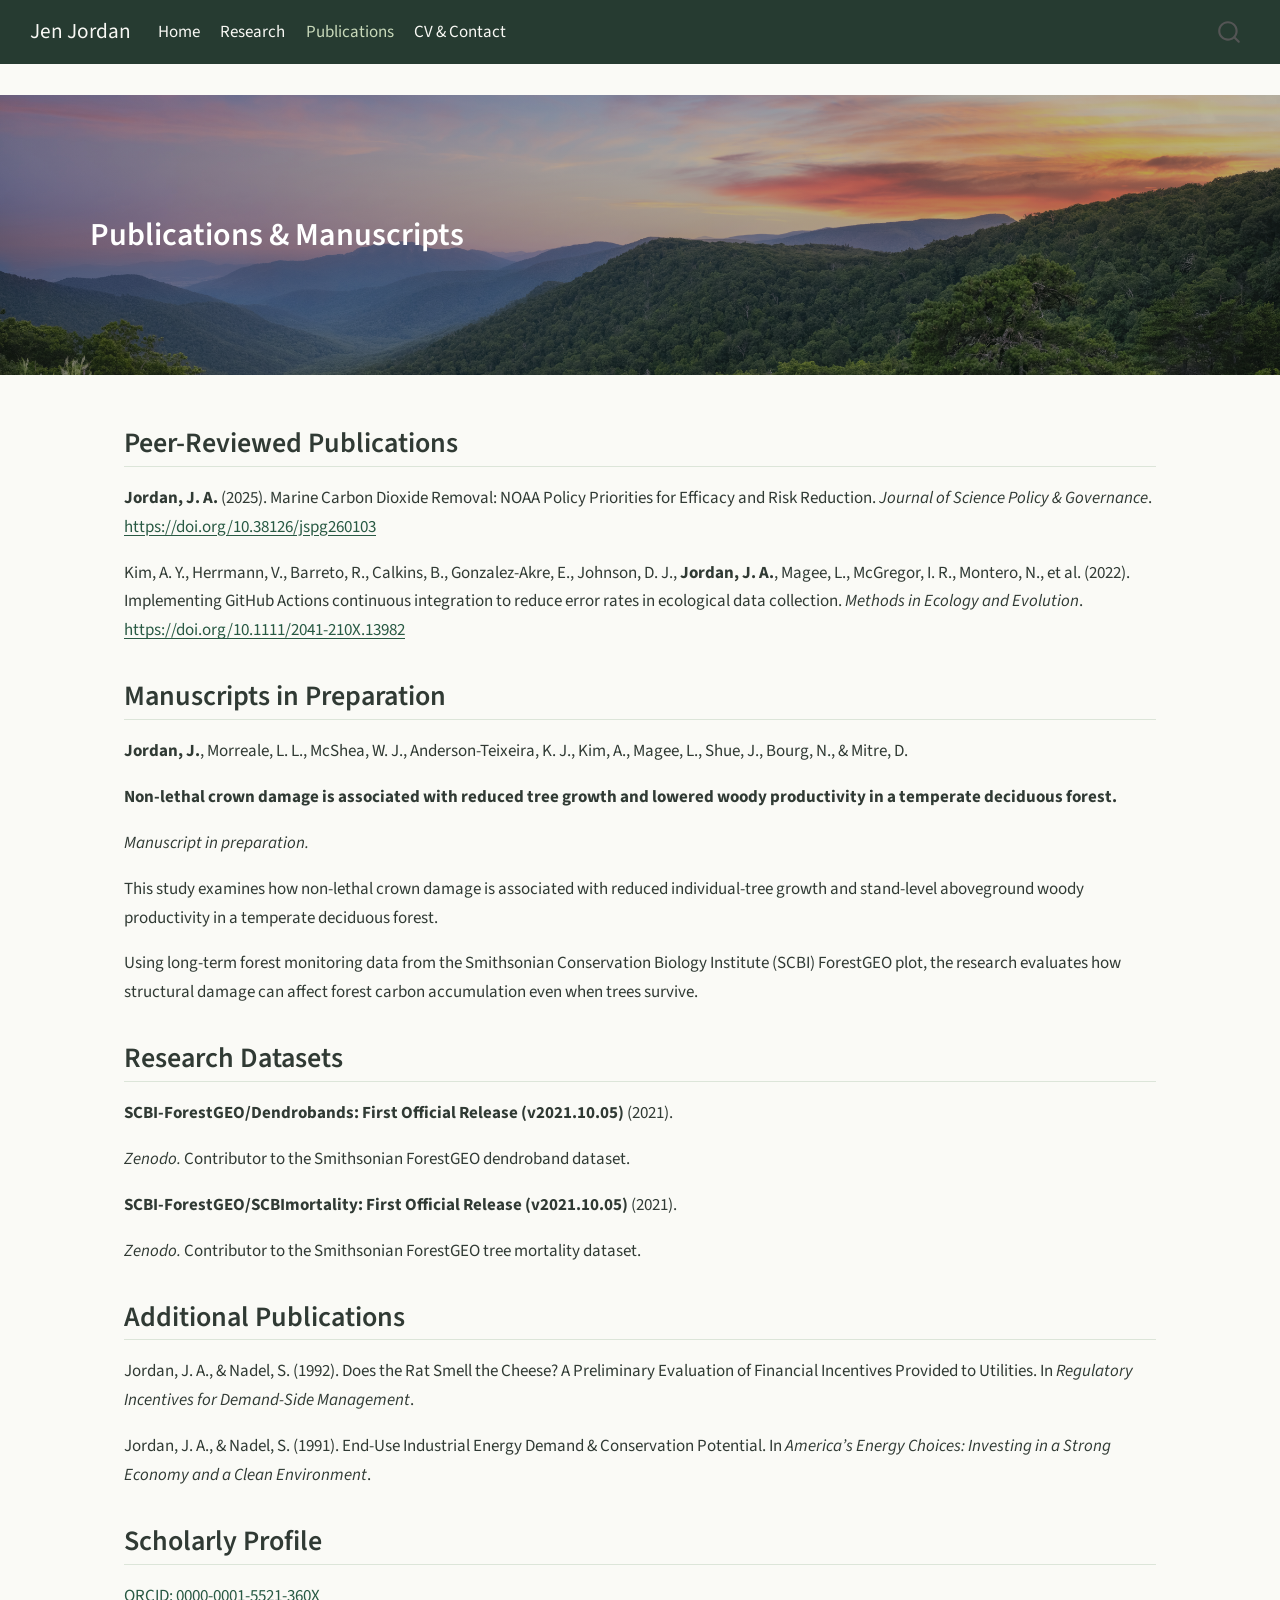
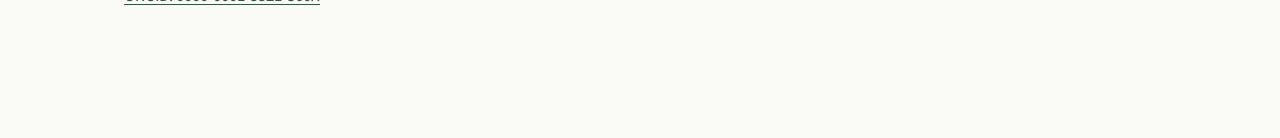
<file: docs/publications.html>
<!DOCTYPE html>
<html xmlns="http://www.w3.org/1999/xhtml" lang="en" xml:lang="en"><head>

<meta charset="utf-8">
<meta name="generator" content="quarto-1.10.18">

<meta name="viewport" content="width=device-width, initial-scale=1.0, user-scalable=yes">


<title>Publications &amp; Manuscripts – Jen Jordan</title>
<style>
/* Default styles provided by pandoc.
** See https://pandoc.org/MANUAL.html#variables-for-html for config info.
*/
span.smallcaps{font-variant: small-caps;}
div.columns{display: flex; gap: 1.5em;}
div.column{flex: auto;}
@media screen {
div.columns{gap: min(4vw, 1.5em);}
div.column{overflow-x: auto;}
}
div.hanging-indent{margin-left: 1.5em; text-indent: -1.5em;}
ul.task-list{list-style: none;}
ul.task-list li input[type="checkbox"] {
  width: 0.8em;
  margin: 0 0.8em 0.2em -1em; /* quarto-specific, see https://github.com/quarto-dev/quarto-cli/issues/4556 */ 
  vertical-align: middle;
}
</style>


<script src="site_libs/quarto-nav/quarto-nav.js"></script>
<script src="site_libs/quarto-nav/headroom.min.js"></script>
<script src="site_libs/clipboard/clipboard.min.js"></script>
<script src="site_libs/quarto-search/autocomplete.umd.js"></script>
<script src="site_libs/quarto-search/fuse.min.js"></script>
<script src="site_libs/quarto-search/quarto-search.js"></script>
<meta name="quarto:offset" content="./">
<script src="site_libs/quarto-html/quarto.js" type="module"></script>
<script src="site_libs/quarto-html/tabsets/tabsets.js" type="module"></script>
<script src="site_libs/quarto-html/popper.min.js"></script>
<script src="site_libs/quarto-html/tippy.umd.min.js"></script>
<script src="site_libs/quarto-html/anchor.min.js"></script>
<link href="site_libs/quarto-html/tippy.css" rel="stylesheet">
<link href="site_libs/quarto-html/quarto-syntax-highlighting-64a204ab8560d761af7679ceaba22944.css" rel="stylesheet" id="quarto-text-highlighting-styles">
<script src="site_libs/bootstrap/bootstrap.min.js"></script>
<link href="site_libs/bootstrap/bootstrap-icons.css" rel="stylesheet">
<link href="site_libs/bootstrap/bootstrap-1e1e4f9f09d3f588d6eb110a00621815.min.css" rel="stylesheet" append-hash="true" id="quarto-bootstrap" data-mode="light">
<script id="quarto-search-options" type="application/json">{
  "location": "navbar",
  "copy-button": false,
  "collapse-after": 3,
  "panel-placement": "end",
  "type": "overlay",
  "limit": 50,
  "keyboard-shortcut": [
    "f",
    "/",
    "s"
  ],
  "show-item-context": false,
  "language": {
    "search-no-results-text": "No results",
    "search-matching-documents-text": "matching documents",
    "search-copy-link-title": "Copy link to search",
    "search-hide-matches-text": "Hide additional matches",
    "search-more-match-text": "more match in this document",
    "search-more-matches-text": "more matches in this document",
    "search-clear-button-title": "Clear",
    "search-text-placeholder": "",
    "search-detached-cancel-button-title": "Cancel",
    "search-submit-button-title": "Submit",
    "search-label": "Search"
  }
}</script>


<link rel="stylesheet" href="styles.css">
</head>

<body class="nav-fixed quarto-light">

<div id="quarto-search-results"></div>
  <header id="quarto-header" class="headroom fixed-top">
    <nav class="navbar navbar-expand-lg " data-bs-theme="dark">
      <div class="navbar-container container-fluid">
      <div class="navbar-brand-container mx-auto">
    <a class="navbar-brand" href="./index.html">
    <span class="navbar-title">Jen Jordan</span>
    </a>
  </div>
            <div id="quarto-search" class="" title="Search"></div>
          <button class="navbar-toggler" type="button" data-bs-toggle="collapse" data-bs-target="#navbarCollapse" aria-controls="navbarCollapse" role="menu" aria-expanded="false" aria-label="Toggle navigation" onclick="if (window.quartoToggleHeadroom) { window.quartoToggleHeadroom(); }">
  <span class="navbar-toggler-icon"></span>
</button>
          <div class="collapse navbar-collapse" id="navbarCollapse">
            <ul class="navbar-nav navbar-nav-scroll me-auto">
  <li class="nav-item">
    <a class="nav-link" href="./index.html"> 
<span class="menu-text">Home</span></a>
  </li>  
  <li class="nav-item">
    <a class="nav-link" href="./research.html"> 
<span class="menu-text">Research</span></a>
  </li>  
  <li class="nav-item">
    <a class="nav-link active" href="./publications.html" aria-current="page"> 
<span class="menu-text">Publications</span></a>
  </li>  
  <li class="nav-item">
    <a class="nav-link" href="./cv.html"> 
<span class="menu-text">CV &amp; Contact</span></a>
  </li>  
</ul>
          </div> <!-- /navcollapse -->
            <div class="quarto-navbar-tools">
</div>
      </div> <!-- /container-fluid -->
    </nav>
</header>
<!-- content -->
<div id="quarto-content" class="quarto-container page-columns page-rows-contents page-layout-full page-navbar">
<!-- sidebar -->
<!-- margin-sidebar -->
    
<!-- main -->
<main class="content column-page" id="quarto-document-content"><header id="title-block-header" class="quarto-title-block"><h1 class="title display-7">Publications &amp; Manuscripts</h1></header>

<header id="title-block-header">


</header>


<section id="publications-manuscripts" class="level1 hero-banner">
<h1>Publications &amp; Manuscripts</h1>
</section>
<div class="interior-content">
<section id="peer-reviewed-publications" class="level2">
<h2 class="anchored" data-anchor-id="peer-reviewed-publications">Peer-Reviewed Publications</h2>
<p><strong>Jordan, J. A.</strong> (2025). Marine Carbon Dioxide Removal: NOAA Policy Priorities for Efficacy and Risk Reduction. <em>Journal of Science Policy &amp; Governance</em>. <a href="https://doi.org/10.38126/jspg260103">https://doi.org/10.38126/jspg260103</a></p>
<p>Kim, A. Y., Herrmann, V., Barreto, R., Calkins, B., Gonzalez-Akre, E., Johnson, D. J., <strong>Jordan, J. A.</strong>, Magee, L., McGregor, I. R., Montero, N., et al.&nbsp;(2022). Implementing GitHub Actions continuous integration to reduce error rates in ecological data collection. <em>Methods in Ecology and Evolution</em>. <a href="https://doi.org/10.1111/2041-210X.13982">https://doi.org/10.1111/2041-210X.13982</a></p>
</section>
<section id="manuscripts-in-preparation" class="level2">
<h2 class="anchored" data-anchor-id="manuscripts-in-preparation">Manuscripts in Preparation</h2>
<p><strong>Jordan, J.</strong>, Morreale, L. L., McShea, W. J., Anderson-Teixeira, K. J., Kim, A., Magee, L., Shue, J., Bourg, N., &amp; Mitre, D.</p>
<p><strong>Non-lethal crown damage is associated with reduced tree growth and lowered woody productivity in a temperate deciduous forest.</strong></p>
<p><em>Manuscript in preparation.</em></p>
<p>This study examines how non-lethal crown damage is associated with reduced individual-tree growth and stand-level aboveground woody productivity in a temperate deciduous forest.</p>
<p>Using long-term forest monitoring data from the Smithsonian Conservation Biology Institute (SCBI) ForestGEO plot, the research evaluates how structural damage can affect forest carbon accumulation even when trees survive.</p>
</section>
<section id="research-datasets" class="level2">
<h2 class="anchored" data-anchor-id="research-datasets">Research Datasets</h2>
<p><strong>SCBI-ForestGEO/Dendrobands: First Official Release (v2021.10.05)</strong> (2021).</p>
<p><em>Zenodo.</em> Contributor to the Smithsonian ForestGEO dendroband dataset.</p>
<p><strong>SCBI-ForestGEO/SCBImortality: First Official Release (v2021.10.05)</strong> (2021).</p>
<p><em>Zenodo.</em> Contributor to the Smithsonian ForestGEO tree mortality dataset.</p>
</section>
<section id="additional-publications" class="level2">
<h2 class="anchored" data-anchor-id="additional-publications">Additional Publications</h2>
<p>Jordan, J. A., &amp; Nadel, S. (1992). Does the Rat Smell the Cheese? A Preliminary Evaluation of Financial Incentives Provided to Utilities. In <em>Regulatory Incentives for Demand-Side Management</em>.</p>
<p>Jordan, J. A., &amp; Nadel, S. (1991). End-Use Industrial Energy Demand &amp; Conservation Potential. In <em>America’s Energy Choices: Investing in a Strong Economy and a Clean Environment</em>.</p>
</section>
<section id="scholarly-profile" class="level2">
<h2 class="anchored" data-anchor-id="scholarly-profile">Scholarly Profile</h2>
<p><a href="https://orcid.org/0000-0001-5521-360X">ORCID: 0000-0001-5521-360X</a></p>
</section>
</div>



</main> <!-- /main -->
<script id="quarto-html-after-body" type="application/javascript">
  window.document.addEventListener("DOMContentLoaded", function (event) {
    const icon = "";
    const anchorJS = new window.AnchorJS();
    anchorJS.options = {
      placement: 'right',
      icon: icon
    };
    anchorJS.add('.anchored');
    const isCodeAnnotation = (el) => {
      for (const clz of el.classList) {
        if (clz.startsWith('code-annotation-')) {                     
          return true;
        }
      }
      return false;
    }
    const onCopySuccess = function(e) {
      // button target
      const button = e.trigger;
      // don't keep focus
      button.blur();
      // flash "checked"
      button.classList.add('code-copy-button-checked');
      var currentTitle = button.getAttribute("title");
      button.setAttribute("title", "Copied!");
      let tooltip;
      if (window.bootstrap) {
        button.setAttribute("data-bs-toggle", "tooltip");
        button.setAttribute("data-bs-placement", "left");
        button.setAttribute("data-bs-title", "Copied!");
        tooltip = new bootstrap.Tooltip(button, 
          { trigger: "manual", 
            customClass: "code-copy-button-tooltip",
            offset: [0, -8]});
        tooltip.show();    
      }
      setTimeout(function() {
        if (tooltip) {
          tooltip.hide();
          button.removeAttribute("data-bs-title");
          button.removeAttribute("data-bs-toggle");
          button.removeAttribute("data-bs-placement");
        }
        button.setAttribute("title", currentTitle);
        button.classList.remove('code-copy-button-checked');
      }, 1000);
      // clear code selection
      e.clearSelection();
    }
    const getTextToCopy = function(trigger) {
      const outerScaffold = trigger.parentElement.cloneNode(true);
      const codeEl = outerScaffold.querySelector('code');
      for (const childEl of codeEl.children) {
        if (isCodeAnnotation(childEl)) {
          childEl.remove();
        }
      }
      return codeEl.innerText;
    }
    const clipboard = new window.ClipboardJS('.code-copy-button:not([data-in-quarto-modal])', {
      text: getTextToCopy
    });
    clipboard.on('success', onCopySuccess);
    if (window.document.getElementById('quarto-embedded-source-code-modal')) {
      const clipboardModal = new window.ClipboardJS('.code-copy-button[data-in-quarto-modal]', {
        text: getTextToCopy,
        container: window.document.getElementById('quarto-embedded-source-code-modal')
      });
      clipboardModal.on('success', onCopySuccess);
    }
      var localhostRegex = new RegExp(/^(?:http|https):\/\/localhost\:?[0-9]*\//);
      var mailtoRegex = new RegExp(/^mailto:/);
        var filterRegex = new RegExp('/' + window.location.host + '/');
      var isInternal = (href) => {
          return filterRegex.test(href) || localhostRegex.test(href) || mailtoRegex.test(href);
      }
      // Inspect non-navigation links and adorn them if external
     var links = window.document.querySelectorAll('a[href]:not(.nav-link):not(.navbar-brand):not(.toc-action):not(.sidebar-link):not(.sidebar-item-toggle):not(.pagination-link):not(.no-external):not([aria-hidden]):not(.dropdown-item):not(.quarto-navigation-tool):not(.about-link)');
      for (var i=0; i<links.length; i++) {
        const link = links[i];
        if (!isInternal(link.href)) {
          // undo the damage that might have been done by quarto-nav.js in the case of
          // links that we want to consider external
          if (link.dataset.originalHref !== undefined) {
            link.href = link.dataset.originalHref;
          }
            // target, if specified
            link.setAttribute("target", "_blank");
            if (link.getAttribute("rel") === null) {
              link.setAttribute("rel", "noopener");
            }
        }
      }
    function tippyHover(el, contentFn, onTriggerFn, onUntriggerFn) {
      const config = {
        allowHTML: true,
        maxWidth: 500,
        delay: 100,
        arrow: false,
        appendTo: function(el) {
            return el.parentElement;
        },
        interactive: true,
        interactiveBorder: 10,
        theme: 'quarto',
        placement: 'bottom-start',
      };
      if (contentFn) {
        config.content = contentFn;
      }
      if (onTriggerFn) {
        config.onTrigger = onTriggerFn;
      }
      if (onUntriggerFn) {
        config.onUntrigger = onUntriggerFn;
      }
      window.tippy(el, config); 
    }
    const noterefs = window.document.querySelectorAll('a[role="doc-noteref"]');
    for (var i=0; i<noterefs.length; i++) {
      const ref = noterefs[i];
      tippyHover(ref, function() {
        // use id or data attribute instead here
        let href = ref.getAttribute('data-footnote-href') || ref.getAttribute('href');
        try { href = new URL(href).hash; } catch {}
        const id = href.replace(/^#\/?/, "");
        const note = window.document.getElementById(id);
        if (note) {
          return note.innerHTML;
        } else {
          return "";
        }
      });
    }
    const xrefs = window.document.querySelectorAll('a.quarto-xref');
    const processXRef = (id, note) => {
      // Strip column container classes
      const stripColumnClz = (el) => {
        el.classList.remove("page-full", "page-columns");
        if (el.children) {
          for (const child of el.children) {
            stripColumnClz(child);
          }
        }
      }
      stripColumnClz(note)
      if (id === null || id.startsWith('sec-')) {
        // Special case sections, only their first couple elements
        const container = document.createElement("div");
        if (note.children && note.children.length > 2) {
          container.appendChild(note.children[0].cloneNode(true));
          for (let i = 1; i < note.children.length; i++) {
            const child = note.children[i];
            if (child.tagName === "P" && child.innerText === "") {
              continue;
            } else {
              container.appendChild(child.cloneNode(true));
              break;
            }
          }
          if (window.Quarto?.typesetMath) {
            window.Quarto.typesetMath(container);
          }
          return container.innerHTML
        } else {
          if (window.Quarto?.typesetMath) {
            window.Quarto.typesetMath(note);
          }
          return note.innerHTML;
        }
      } else {
        // Remove any anchor links if they are present
        const anchorLink = note.querySelector('a.anchorjs-link');
        if (anchorLink) {
          anchorLink.remove();
        }
        if (window.Quarto?.typesetMath) {
          window.Quarto.typesetMath(note);
        }
        if (note.classList.contains("callout")) {
          return note.outerHTML;
        } else {
          return note.innerHTML;
        }
      }
    }
    for (var i=0; i<xrefs.length; i++) {
      const xref = xrefs[i];
      tippyHover(xref, undefined, function(instance) {
        instance.disable();
        let url = xref.getAttribute('href');
        let hash = undefined; 
        if (url.startsWith('#')) {
          hash = url;
        } else {
          try { hash = new URL(url).hash; } catch {}
        }
        if (hash) {
          const id = hash.replace(/^#\/?/, "");
          const note = window.document.getElementById(id);
          if (note !== null) {
            try {
              const html = processXRef(id, note.cloneNode(true));
              instance.setContent(html);
            } finally {
              instance.enable();
              instance.show();
            }
          } else {
            // See if we can fetch this
            fetch(url.split('#')[0])
            .then(res => res.text())
            .then(html => {
              const parser = new DOMParser();
              const htmlDoc = parser.parseFromString(html, "text/html");
              const note = htmlDoc.getElementById(id);
              if (note !== null) {
                const html = processXRef(id, note);
                instance.setContent(html);
              } 
            }).finally(() => {
              instance.enable();
              instance.show();
            });
          }
        } else {
          // See if we can fetch a full url (with no hash to target)
          // This is a special case and we should probably do some content thinning / targeting
          fetch(url)
          .then(res => res.text())
          .then(html => {
            const parser = new DOMParser();
            const htmlDoc = parser.parseFromString(html, "text/html");
            const note = htmlDoc.querySelector('main.content');
            if (note !== null) {
              // This should only happen for chapter cross references
              // (since there is no id in the URL)
              // remove the first header
              if (note.children.length > 0 && note.children[0].tagName === "HEADER") {
                note.children[0].remove();
              }
              const html = processXRef(null, note);
              instance.setContent(html);
            } 
          }).finally(() => {
            instance.enable();
            instance.show();
          });
        }
      }, function(instance) {
      });
    }
        let selectedAnnoteEl;
        const selectorForAnnotation = ( cell, annotation) => {
          let cellAttr = 'data-code-cell="' + cell + '"';
          let lineAttr = 'data-code-annotation="' +  annotation + '"';
          const selector = 'span[' + cellAttr + '][' + lineAttr + ']';
          return selector;
        }
        const selectCodeLines = (annoteEl) => {
          const doc = window.document;
          const targetCell = annoteEl.getAttribute("data-target-cell");
          const targetAnnotation = annoteEl.getAttribute("data-target-annotation");
          const annoteSpan = window.document.querySelector(selectorForAnnotation(targetCell, targetAnnotation));
          const lines = annoteSpan.getAttribute("data-code-lines").split(",");
          const lineIds = lines.map((line) => {
            return targetCell + "-" + line;
          })
          let top = null;
          let height = null;
          let parent = null;
          if (lineIds.length > 0) {
              //compute the position of the single el (top and bottom and make a div)
              const el = window.document.getElementById(lineIds[0]);
              top = el.offsetTop;
              height = el.offsetHeight;
              parent = el.parentElement.parentElement;
            if (lineIds.length > 1) {
              const lastEl = window.document.getElementById(lineIds[lineIds.length - 1]);
              const bottom = lastEl.offsetTop + lastEl.offsetHeight;
              height = bottom - top;
            }
            if (top !== null && height !== null && parent !== null) {
              // cook up a div (if necessary) and position it 
              let div = window.document.getElementById("code-annotation-line-highlight");
              if (div === null) {
                div = window.document.createElement("div");
                div.setAttribute("id", "code-annotation-line-highlight");
                div.style.position = 'absolute';
                parent.appendChild(div);
              }
              div.style.top = top - 2 + "px";
              div.style.height = height + 4 + "px";
              div.style.left = 0;
              let gutterDiv = window.document.getElementById("code-annotation-line-highlight-gutter");
              if (gutterDiv === null) {
                gutterDiv = window.document.createElement("div");
                gutterDiv.setAttribute("id", "code-annotation-line-highlight-gutter");
                gutterDiv.style.position = 'absolute';
                const codeCell = window.document.getElementById(targetCell);
                const gutter = codeCell.querySelector('.code-annotation-gutter');
                gutter.appendChild(gutterDiv);
              }
              gutterDiv.style.top = top - 2 + "px";
              gutterDiv.style.height = height + 4 + "px";
            }
            selectedAnnoteEl = annoteEl;
          }
        };
        const unselectCodeLines = () => {
          const elementsIds = ["code-annotation-line-highlight", "code-annotation-line-highlight-gutter"];
          elementsIds.forEach((elId) => {
            const div = window.document.getElementById(elId);
            if (div) {
              div.remove();
            }
          });
          selectedAnnoteEl = undefined;
        };
          // Handle positioning of the toggle
      window.addEventListener(
        "resize",
        throttle(() => {
          elRect = undefined;
          if (selectedAnnoteEl) {
            selectCodeLines(selectedAnnoteEl);
          }
        }, 10)
      );
      function throttle(fn, ms) {
      let throttle = false;
      let timer;
        return (...args) => {
          if(!throttle) { // first call gets through
              fn.apply(this, args);
              throttle = true;
          } else { // all the others get throttled
              if(timer) clearTimeout(timer); // cancel #2
              timer = setTimeout(() => {
                fn.apply(this, args);
                timer = throttle = false;
              }, ms);
          }
        };
      }
        // Attach click handler to the DT
        const annoteDls = window.document.querySelectorAll('dt[data-target-cell]');
        for (const annoteDlNode of annoteDls) {
          annoteDlNode.addEventListener('click', (event) => {
            const clickedEl = event.target;
            if (clickedEl !== selectedAnnoteEl) {
              unselectCodeLines();
              const activeEl = window.document.querySelector('dt[data-target-cell].code-annotation-active');
              if (activeEl) {
                activeEl.classList.remove('code-annotation-active');
              }
              selectCodeLines(clickedEl);
              clickedEl.classList.add('code-annotation-active');
            } else {
              // Unselect the line
              unselectCodeLines();
              clickedEl.classList.remove('code-annotation-active');
            }
          });
        }
    const findCites = (el) => {
      const parentEl = el.parentElement;
      if (parentEl) {
        const cites = parentEl.dataset.cites;
        if (cites) {
          return {
            el,
            cites: cites.split(' ')
          };
        } else {
          return findCites(el.parentElement)
        }
      } else {
        return undefined;
      }
    };
    var bibliorefs = window.document.querySelectorAll('a[role="doc-biblioref"]');
    for (var i=0; i<bibliorefs.length; i++) {
      const ref = bibliorefs[i];
      const citeInfo = findCites(ref);
      if (citeInfo) {
        tippyHover(citeInfo.el, function() {
          var popup = window.document.createElement('div');
          citeInfo.cites.forEach(function(cite) {
            var citeDiv = window.document.createElement('div');
            citeDiv.classList.add('hanging-indent');
            citeDiv.classList.add('csl-entry');
            var biblioDiv = window.document.getElementById('ref-' + cite);
            if (biblioDiv) {
              citeDiv.innerHTML = biblioDiv.innerHTML;
            }
            popup.appendChild(citeDiv);
          });
          return popup.innerHTML;
        });
      }
    }
  });
  </script>
</div> <!-- /content -->




</body></html>
</file>
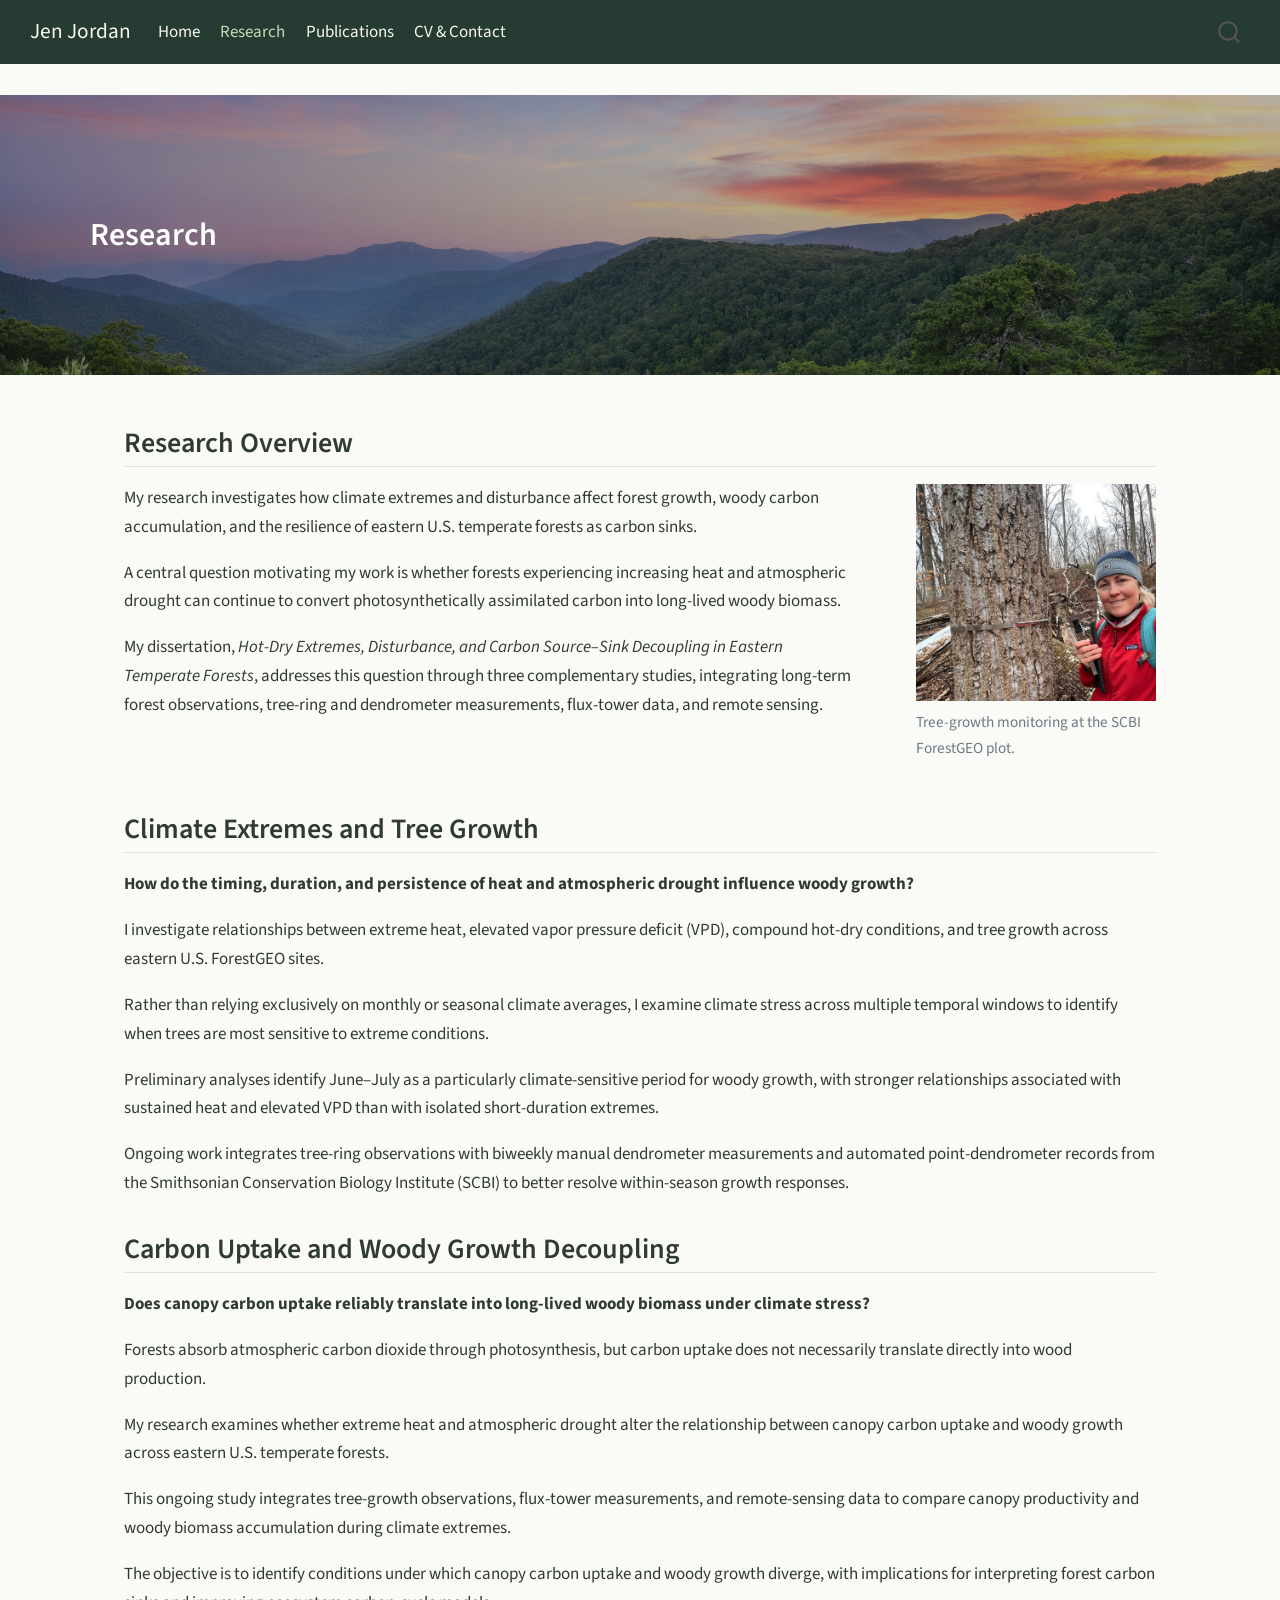
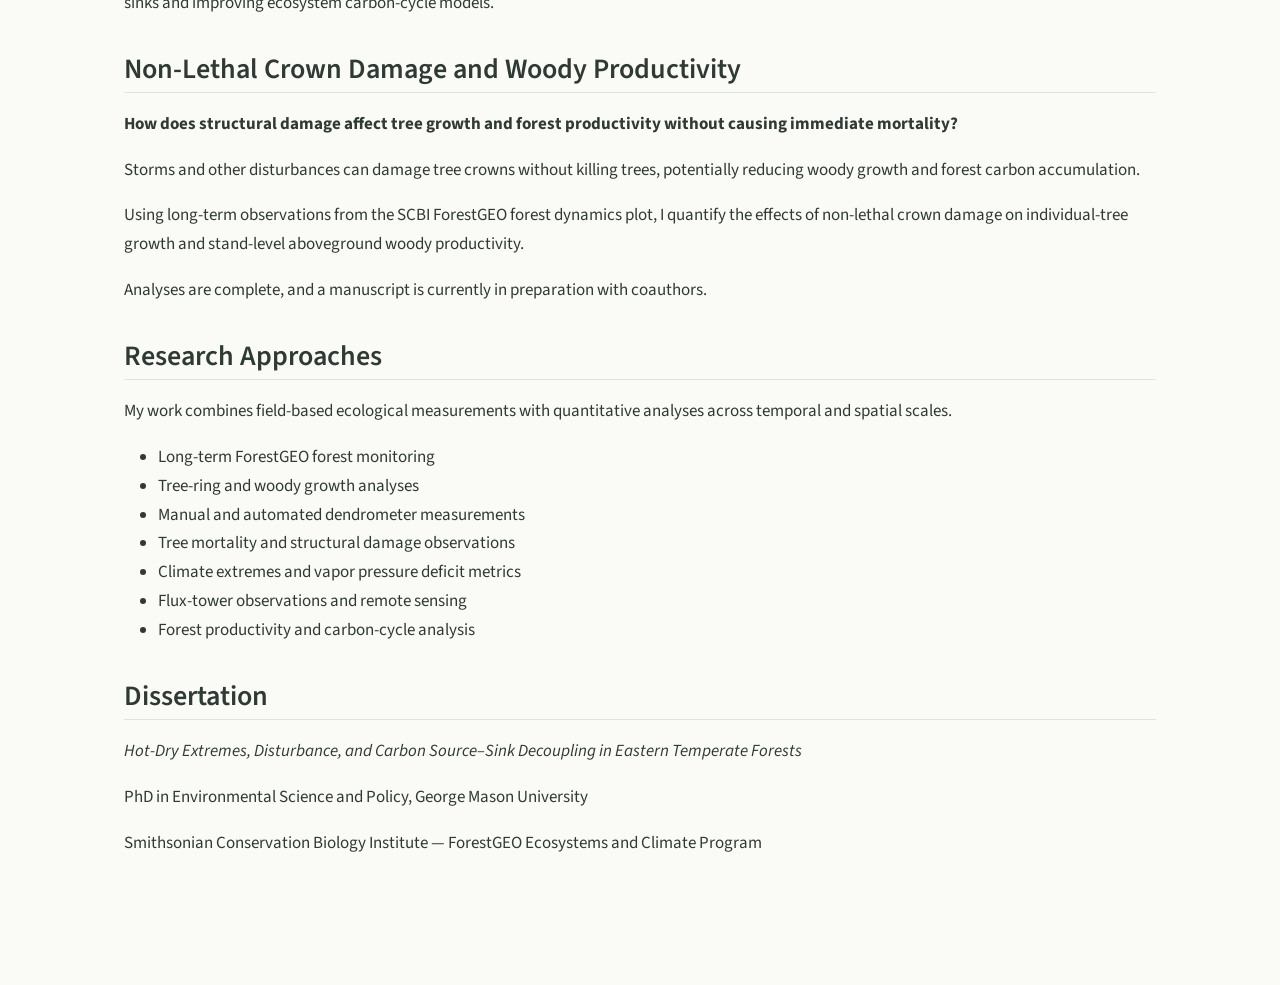
<file: docs/research.html>
<!DOCTYPE html>
<html xmlns="http://www.w3.org/1999/xhtml" lang="en" xml:lang="en"><head>

<meta charset="utf-8">
<meta name="generator" content="quarto-1.10.18">

<meta name="viewport" content="width=device-width, initial-scale=1.0, user-scalable=yes">


<title>Research – Jen Jordan</title>
<style>
/* Default styles provided by pandoc.
** See https://pandoc.org/MANUAL.html#variables-for-html for config info.
*/
span.smallcaps{font-variant: small-caps;}
div.columns{display: flex; gap: 1.5em;}
div.column{flex: auto;}
@media screen {
div.columns{gap: min(4vw, 1.5em);}
div.column{overflow-x: auto;}
}
div.hanging-indent{margin-left: 1.5em; text-indent: -1.5em;}
ul.task-list{list-style: none;}
ul.task-list li input[type="checkbox"] {
  width: 0.8em;
  margin: 0 0.8em 0.2em -1em; /* quarto-specific, see https://github.com/quarto-dev/quarto-cli/issues/4556 */ 
  vertical-align: middle;
}
</style>


<script src="site_libs/quarto-nav/quarto-nav.js"></script>
<script src="site_libs/quarto-nav/headroom.min.js"></script>
<script src="site_libs/clipboard/clipboard.min.js"></script>
<script src="site_libs/quarto-search/autocomplete.umd.js"></script>
<script src="site_libs/quarto-search/fuse.min.js"></script>
<script src="site_libs/quarto-search/quarto-search.js"></script>
<meta name="quarto:offset" content="./">
<script src="site_libs/quarto-html/quarto.js" type="module"></script>
<script src="site_libs/quarto-html/tabsets/tabsets.js" type="module"></script>
<script src="site_libs/quarto-html/popper.min.js"></script>
<script src="site_libs/quarto-html/tippy.umd.min.js"></script>
<script src="site_libs/quarto-html/anchor.min.js"></script>
<link href="site_libs/quarto-html/tippy.css" rel="stylesheet">
<link href="site_libs/quarto-html/quarto-syntax-highlighting-64a204ab8560d761af7679ceaba22944.css" rel="stylesheet" id="quarto-text-highlighting-styles">
<script src="site_libs/bootstrap/bootstrap.min.js"></script>
<link href="site_libs/bootstrap/bootstrap-icons.css" rel="stylesheet">
<link href="site_libs/bootstrap/bootstrap-1e1e4f9f09d3f588d6eb110a00621815.min.css" rel="stylesheet" append-hash="true" id="quarto-bootstrap" data-mode="light">
<script id="quarto-search-options" type="application/json">{
  "location": "navbar",
  "copy-button": false,
  "collapse-after": 3,
  "panel-placement": "end",
  "type": "overlay",
  "limit": 50,
  "keyboard-shortcut": [
    "f",
    "/",
    "s"
  ],
  "show-item-context": false,
  "language": {
    "search-no-results-text": "No results",
    "search-matching-documents-text": "matching documents",
    "search-copy-link-title": "Copy link to search",
    "search-hide-matches-text": "Hide additional matches",
    "search-more-match-text": "more match in this document",
    "search-more-matches-text": "more matches in this document",
    "search-clear-button-title": "Clear",
    "search-text-placeholder": "",
    "search-detached-cancel-button-title": "Cancel",
    "search-submit-button-title": "Submit",
    "search-label": "Search"
  }
}</script>


<link rel="stylesheet" href="styles.css">
</head>

<body class="nav-fixed quarto-light">

<div id="quarto-search-results"></div>
  <header id="quarto-header" class="headroom fixed-top">
    <nav class="navbar navbar-expand-lg " data-bs-theme="dark">
      <div class="navbar-container container-fluid">
      <div class="navbar-brand-container mx-auto">
    <a class="navbar-brand" href="./index.html">
    <span class="navbar-title">Jen Jordan</span>
    </a>
  </div>
            <div id="quarto-search" class="" title="Search"></div>
          <button class="navbar-toggler" type="button" data-bs-toggle="collapse" data-bs-target="#navbarCollapse" aria-controls="navbarCollapse" role="menu" aria-expanded="false" aria-label="Toggle navigation" onclick="if (window.quartoToggleHeadroom) { window.quartoToggleHeadroom(); }">
  <span class="navbar-toggler-icon"></span>
</button>
          <div class="collapse navbar-collapse" id="navbarCollapse">
            <ul class="navbar-nav navbar-nav-scroll me-auto">
  <li class="nav-item">
    <a class="nav-link" href="./index.html"> 
<span class="menu-text">Home</span></a>
  </li>  
  <li class="nav-item">
    <a class="nav-link active" href="./research.html" aria-current="page"> 
<span class="menu-text">Research</span></a>
  </li>  
  <li class="nav-item">
    <a class="nav-link" href="./publications.html"> 
<span class="menu-text">Publications</span></a>
  </li>  
  <li class="nav-item">
    <a class="nav-link" href="./cv.html"> 
<span class="menu-text">CV &amp; Contact</span></a>
  </li>  
</ul>
          </div> <!-- /navcollapse -->
            <div class="quarto-navbar-tools">
</div>
      </div> <!-- /container-fluid -->
    </nav>
</header>
<!-- content -->
<div id="quarto-content" class="quarto-container page-columns page-rows-contents page-layout-full page-navbar">
<!-- sidebar -->
<!-- margin-sidebar -->
    
<!-- main -->
<main class="content column-page" id="quarto-document-content"><header id="title-block-header" class="quarto-title-block"><h1 class="title display-7">Research</h1></header>

<header id="title-block-header">


</header>


<section id="research" class="level1 hero-banner">
<h1>Research</h1>
</section>
<div class="interior-content">
<section id="research-overview" class="level2">
<h2 class="anchored" data-anchor-id="research-overview">Research Overview</h2>
<div class="research-layout">
<div class="research-text">
<p>My research investigates how climate extremes and disturbance affect forest growth, woody carbon accumulation, and the resilience of eastern U.S. temperate forests as carbon sinks.</p>
<p>A central question motivating my work is whether forests experiencing increasing heat and atmospheric drought can continue to convert photosynthetically assimilated carbon into long-lived woody biomass.</p>
<p>My dissertation, <em>Hot-Dry Extremes, Disturbance, and Carbon Source–Sink Decoupling in Eastern Temperate Forests</em>, addresses this question through three complementary studies, integrating long-term forest observations, tree-ring and dendrometer measurements, flux-tower data, and remote sensing.</p>
</div>
<div class="research-photo">
<div class="quarto-figure quarto-figure-center">
<figure class="figure">
<p><img src="images/research-fieldwork.jpeg" class="img-fluid figure-img" style="width:100.0%"></p>
<figcaption>Tree-growth monitoring at the SCBI ForestGEO plot.</figcaption>
</figure>
</div>
</div>
</div>
</section>
<section id="climate-extremes-and-tree-growth" class="level2">
<h2 class="anchored" data-anchor-id="climate-extremes-and-tree-growth">Climate Extremes and Tree Growth</h2>
<p><strong>How do the timing, duration, and persistence of heat and atmospheric drought influence woody growth?</strong></p>
<p>I investigate relationships between extreme heat, elevated vapor pressure deficit (VPD), compound hot-dry conditions, and tree growth across eastern U.S. ForestGEO sites.</p>
<p>Rather than relying exclusively on monthly or seasonal climate averages, I examine climate stress across multiple temporal windows to identify when trees are most sensitive to extreme conditions.</p>
<p>Preliminary analyses identify June–July as a particularly climate-sensitive period for woody growth, with stronger relationships associated with sustained heat and elevated VPD than with isolated short-duration extremes.</p>
<p>Ongoing work integrates tree-ring observations with biweekly manual dendrometer measurements and automated point-dendrometer records from the Smithsonian Conservation Biology Institute (SCBI) to better resolve within-season growth responses.</p>
</section>
<section id="carbon-uptake-and-woody-growth-decoupling" class="level2">
<h2 class="anchored" data-anchor-id="carbon-uptake-and-woody-growth-decoupling">Carbon Uptake and Woody Growth Decoupling</h2>
<p><strong>Does canopy carbon uptake reliably translate into long-lived woody biomass under climate stress?</strong></p>
<p>Forests absorb atmospheric carbon dioxide through photosynthesis, but carbon uptake does not necessarily translate directly into wood production.</p>
<p>My research examines whether extreme heat and atmospheric drought alter the relationship between canopy carbon uptake and woody growth across eastern U.S. temperate forests.</p>
<p>This ongoing study integrates tree-growth observations, flux-tower measurements, and remote-sensing data to compare canopy productivity and woody biomass accumulation during climate extremes.</p>
<p>The objective is to identify conditions under which canopy carbon uptake and woody growth diverge, with implications for interpreting forest carbon sinks and improving ecosystem carbon-cycle models.</p>
</section>
<section id="non-lethal-crown-damage-and-woody-productivity" class="level2">
<h2 class="anchored" data-anchor-id="non-lethal-crown-damage-and-woody-productivity">Non-Lethal Crown Damage and Woody Productivity</h2>
<p><strong>How does structural damage affect tree growth and forest productivity without causing immediate mortality?</strong></p>
<p>Storms and other disturbances can damage tree crowns without killing trees, potentially reducing woody growth and forest carbon accumulation.</p>
<p>Using long-term observations from the SCBI ForestGEO forest dynamics plot, I quantify the effects of non-lethal crown damage on individual-tree growth and stand-level aboveground woody productivity.</p>
<p>Analyses are complete, and a manuscript is currently in preparation with coauthors.</p>
</section>
<section id="research-approaches" class="level2">
<h2 class="anchored" data-anchor-id="research-approaches">Research Approaches</h2>
<p>My work combines field-based ecological measurements with quantitative analyses across temporal and spatial scales.</p>
<ul>
<li>Long-term ForestGEO forest monitoring</li>
<li>Tree-ring and woody growth analyses</li>
<li>Manual and automated dendrometer measurements</li>
<li>Tree mortality and structural damage observations</li>
<li>Climate extremes and vapor pressure deficit metrics</li>
<li>Flux-tower observations and remote sensing</li>
<li>Forest productivity and carbon-cycle analysis</li>
</ul>
</section>
<section id="dissertation" class="level2">
<h2 class="anchored" data-anchor-id="dissertation">Dissertation</h2>
<p><em>Hot-Dry Extremes, Disturbance, and Carbon Source–Sink Decoupling in Eastern Temperate Forests</em></p>
<p>PhD in Environmental Science and Policy, George Mason University</p>
<p>Smithsonian Conservation Biology Institute — ForestGEO Ecosystems and Climate Program</p>
</section>
</div>



</main> <!-- /main -->
<script id="quarto-html-after-body" type="application/javascript">
  window.document.addEventListener("DOMContentLoaded", function (event) {
    const icon = "";
    const anchorJS = new window.AnchorJS();
    anchorJS.options = {
      placement: 'right',
      icon: icon
    };
    anchorJS.add('.anchored');
    const isCodeAnnotation = (el) => {
      for (const clz of el.classList) {
        if (clz.startsWith('code-annotation-')) {                     
          return true;
        }
      }
      return false;
    }
    const onCopySuccess = function(e) {
      // button target
      const button = e.trigger;
      // don't keep focus
      button.blur();
      // flash "checked"
      button.classList.add('code-copy-button-checked');
      var currentTitle = button.getAttribute("title");
      button.setAttribute("title", "Copied!");
      let tooltip;
      if (window.bootstrap) {
        button.setAttribute("data-bs-toggle", "tooltip");
        button.setAttribute("data-bs-placement", "left");
        button.setAttribute("data-bs-title", "Copied!");
        tooltip = new bootstrap.Tooltip(button, 
          { trigger: "manual", 
            customClass: "code-copy-button-tooltip",
            offset: [0, -8]});
        tooltip.show();    
      }
      setTimeout(function() {
        if (tooltip) {
          tooltip.hide();
          button.removeAttribute("data-bs-title");
          button.removeAttribute("data-bs-toggle");
          button.removeAttribute("data-bs-placement");
        }
        button.setAttribute("title", currentTitle);
        button.classList.remove('code-copy-button-checked');
      }, 1000);
      // clear code selection
      e.clearSelection();
    }
    const getTextToCopy = function(trigger) {
      const outerScaffold = trigger.parentElement.cloneNode(true);
      const codeEl = outerScaffold.querySelector('code');
      for (const childEl of codeEl.children) {
        if (isCodeAnnotation(childEl)) {
          childEl.remove();
        }
      }
      return codeEl.innerText;
    }
    const clipboard = new window.ClipboardJS('.code-copy-button:not([data-in-quarto-modal])', {
      text: getTextToCopy
    });
    clipboard.on('success', onCopySuccess);
    if (window.document.getElementById('quarto-embedded-source-code-modal')) {
      const clipboardModal = new window.ClipboardJS('.code-copy-button[data-in-quarto-modal]', {
        text: getTextToCopy,
        container: window.document.getElementById('quarto-embedded-source-code-modal')
      });
      clipboardModal.on('success', onCopySuccess);
    }
      var localhostRegex = new RegExp(/^(?:http|https):\/\/localhost\:?[0-9]*\//);
      var mailtoRegex = new RegExp(/^mailto:/);
        var filterRegex = new RegExp('/' + window.location.host + '/');
      var isInternal = (href) => {
          return filterRegex.test(href) || localhostRegex.test(href) || mailtoRegex.test(href);
      }
      // Inspect non-navigation links and adorn them if external
     var links = window.document.querySelectorAll('a[href]:not(.nav-link):not(.navbar-brand):not(.toc-action):not(.sidebar-link):not(.sidebar-item-toggle):not(.pagination-link):not(.no-external):not([aria-hidden]):not(.dropdown-item):not(.quarto-navigation-tool):not(.about-link)');
      for (var i=0; i<links.length; i++) {
        const link = links[i];
        if (!isInternal(link.href)) {
          // undo the damage that might have been done by quarto-nav.js in the case of
          // links that we want to consider external
          if (link.dataset.originalHref !== undefined) {
            link.href = link.dataset.originalHref;
          }
            // target, if specified
            link.setAttribute("target", "_blank");
            if (link.getAttribute("rel") === null) {
              link.setAttribute("rel", "noopener");
            }
        }
      }
    function tippyHover(el, contentFn, onTriggerFn, onUntriggerFn) {
      const config = {
        allowHTML: true,
        maxWidth: 500,
        delay: 100,
        arrow: false,
        appendTo: function(el) {
            return el.parentElement;
        },
        interactive: true,
        interactiveBorder: 10,
        theme: 'quarto',
        placement: 'bottom-start',
      };
      if (contentFn) {
        config.content = contentFn;
      }
      if (onTriggerFn) {
        config.onTrigger = onTriggerFn;
      }
      if (onUntriggerFn) {
        config.onUntrigger = onUntriggerFn;
      }
      window.tippy(el, config); 
    }
    const noterefs = window.document.querySelectorAll('a[role="doc-noteref"]');
    for (var i=0; i<noterefs.length; i++) {
      const ref = noterefs[i];
      tippyHover(ref, function() {
        // use id or data attribute instead here
        let href = ref.getAttribute('data-footnote-href') || ref.getAttribute('href');
        try { href = new URL(href).hash; } catch {}
        const id = href.replace(/^#\/?/, "");
        const note = window.document.getElementById(id);
        if (note) {
          return note.innerHTML;
        } else {
          return "";
        }
      });
    }
    const xrefs = window.document.querySelectorAll('a.quarto-xref');
    const processXRef = (id, note) => {
      // Strip column container classes
      const stripColumnClz = (el) => {
        el.classList.remove("page-full", "page-columns");
        if (el.children) {
          for (const child of el.children) {
            stripColumnClz(child);
          }
        }
      }
      stripColumnClz(note)
      if (id === null || id.startsWith('sec-')) {
        // Special case sections, only their first couple elements
        const container = document.createElement("div");
        if (note.children && note.children.length > 2) {
          container.appendChild(note.children[0].cloneNode(true));
          for (let i = 1; i < note.children.length; i++) {
            const child = note.children[i];
            if (child.tagName === "P" && child.innerText === "") {
              continue;
            } else {
              container.appendChild(child.cloneNode(true));
              break;
            }
          }
          if (window.Quarto?.typesetMath) {
            window.Quarto.typesetMath(container);
          }
          return container.innerHTML
        } else {
          if (window.Quarto?.typesetMath) {
            window.Quarto.typesetMath(note);
          }
          return note.innerHTML;
        }
      } else {
        // Remove any anchor links if they are present
        const anchorLink = note.querySelector('a.anchorjs-link');
        if (anchorLink) {
          anchorLink.remove();
        }
        if (window.Quarto?.typesetMath) {
          window.Quarto.typesetMath(note);
        }
        if (note.classList.contains("callout")) {
          return note.outerHTML;
        } else {
          return note.innerHTML;
        }
      }
    }
    for (var i=0; i<xrefs.length; i++) {
      const xref = xrefs[i];
      tippyHover(xref, undefined, function(instance) {
        instance.disable();
        let url = xref.getAttribute('href');
        let hash = undefined; 
        if (url.startsWith('#')) {
          hash = url;
        } else {
          try { hash = new URL(url).hash; } catch {}
        }
        if (hash) {
          const id = hash.replace(/^#\/?/, "");
          const note = window.document.getElementById(id);
          if (note !== null) {
            try {
              const html = processXRef(id, note.cloneNode(true));
              instance.setContent(html);
            } finally {
              instance.enable();
              instance.show();
            }
          } else {
            // See if we can fetch this
            fetch(url.split('#')[0])
            .then(res => res.text())
            .then(html => {
              const parser = new DOMParser();
              const htmlDoc = parser.parseFromString(html, "text/html");
              const note = htmlDoc.getElementById(id);
              if (note !== null) {
                const html = processXRef(id, note);
                instance.setContent(html);
              } 
            }).finally(() => {
              instance.enable();
              instance.show();
            });
          }
        } else {
          // See if we can fetch a full url (with no hash to target)
          // This is a special case and we should probably do some content thinning / targeting
          fetch(url)
          .then(res => res.text())
          .then(html => {
            const parser = new DOMParser();
            const htmlDoc = parser.parseFromString(html, "text/html");
            const note = htmlDoc.querySelector('main.content');
            if (note !== null) {
              // This should only happen for chapter cross references
              // (since there is no id in the URL)
              // remove the first header
              if (note.children.length > 0 && note.children[0].tagName === "HEADER") {
                note.children[0].remove();
              }
              const html = processXRef(null, note);
              instance.setContent(html);
            } 
          }).finally(() => {
            instance.enable();
            instance.show();
          });
        }
      }, function(instance) {
      });
    }
        let selectedAnnoteEl;
        const selectorForAnnotation = ( cell, annotation) => {
          let cellAttr = 'data-code-cell="' + cell + '"';
          let lineAttr = 'data-code-annotation="' +  annotation + '"';
          const selector = 'span[' + cellAttr + '][' + lineAttr + ']';
          return selector;
        }
        const selectCodeLines = (annoteEl) => {
          const doc = window.document;
          const targetCell = annoteEl.getAttribute("data-target-cell");
          const targetAnnotation = annoteEl.getAttribute("data-target-annotation");
          const annoteSpan = window.document.querySelector(selectorForAnnotation(targetCell, targetAnnotation));
          const lines = annoteSpan.getAttribute("data-code-lines").split(",");
          const lineIds = lines.map((line) => {
            return targetCell + "-" + line;
          })
          let top = null;
          let height = null;
          let parent = null;
          if (lineIds.length > 0) {
              //compute the position of the single el (top and bottom and make a div)
              const el = window.document.getElementById(lineIds[0]);
              top = el.offsetTop;
              height = el.offsetHeight;
              parent = el.parentElement.parentElement;
            if (lineIds.length > 1) {
              const lastEl = window.document.getElementById(lineIds[lineIds.length - 1]);
              const bottom = lastEl.offsetTop + lastEl.offsetHeight;
              height = bottom - top;
            }
            if (top !== null && height !== null && parent !== null) {
              // cook up a div (if necessary) and position it 
              let div = window.document.getElementById("code-annotation-line-highlight");
              if (div === null) {
                div = window.document.createElement("div");
                div.setAttribute("id", "code-annotation-line-highlight");
                div.style.position = 'absolute';
                parent.appendChild(div);
              }
              div.style.top = top - 2 + "px";
              div.style.height = height + 4 + "px";
              div.style.left = 0;
              let gutterDiv = window.document.getElementById("code-annotation-line-highlight-gutter");
              if (gutterDiv === null) {
                gutterDiv = window.document.createElement("div");
                gutterDiv.setAttribute("id", "code-annotation-line-highlight-gutter");
                gutterDiv.style.position = 'absolute';
                const codeCell = window.document.getElementById(targetCell);
                const gutter = codeCell.querySelector('.code-annotation-gutter');
                gutter.appendChild(gutterDiv);
              }
              gutterDiv.style.top = top - 2 + "px";
              gutterDiv.style.height = height + 4 + "px";
            }
            selectedAnnoteEl = annoteEl;
          }
        };
        const unselectCodeLines = () => {
          const elementsIds = ["code-annotation-line-highlight", "code-annotation-line-highlight-gutter"];
          elementsIds.forEach((elId) => {
            const div = window.document.getElementById(elId);
            if (div) {
              div.remove();
            }
          });
          selectedAnnoteEl = undefined;
        };
          // Handle positioning of the toggle
      window.addEventListener(
        "resize",
        throttle(() => {
          elRect = undefined;
          if (selectedAnnoteEl) {
            selectCodeLines(selectedAnnoteEl);
          }
        }, 10)
      );
      function throttle(fn, ms) {
      let throttle = false;
      let timer;
        return (...args) => {
          if(!throttle) { // first call gets through
              fn.apply(this, args);
              throttle = true;
          } else { // all the others get throttled
              if(timer) clearTimeout(timer); // cancel #2
              timer = setTimeout(() => {
                fn.apply(this, args);
                timer = throttle = false;
              }, ms);
          }
        };
      }
        // Attach click handler to the DT
        const annoteDls = window.document.querySelectorAll('dt[data-target-cell]');
        for (const annoteDlNode of annoteDls) {
          annoteDlNode.addEventListener('click', (event) => {
            const clickedEl = event.target;
            if (clickedEl !== selectedAnnoteEl) {
              unselectCodeLines();
              const activeEl = window.document.querySelector('dt[data-target-cell].code-annotation-active');
              if (activeEl) {
                activeEl.classList.remove('code-annotation-active');
              }
              selectCodeLines(clickedEl);
              clickedEl.classList.add('code-annotation-active');
            } else {
              // Unselect the line
              unselectCodeLines();
              clickedEl.classList.remove('code-annotation-active');
            }
          });
        }
    const findCites = (el) => {
      const parentEl = el.parentElement;
      if (parentEl) {
        const cites = parentEl.dataset.cites;
        if (cites) {
          return {
            el,
            cites: cites.split(' ')
          };
        } else {
          return findCites(el.parentElement)
        }
      } else {
        return undefined;
      }
    };
    var bibliorefs = window.document.querySelectorAll('a[role="doc-biblioref"]');
    for (var i=0; i<bibliorefs.length; i++) {
      const ref = bibliorefs[i];
      const citeInfo = findCites(ref);
      if (citeInfo) {
        tippyHover(citeInfo.el, function() {
          var popup = window.document.createElement('div');
          citeInfo.cites.forEach(function(cite) {
            var citeDiv = window.document.createElement('div');
            citeDiv.classList.add('hanging-indent');
            citeDiv.classList.add('csl-entry');
            var biblioDiv = window.document.getElementById('ref-' + cite);
            if (biblioDiv) {
              citeDiv.innerHTML = biblioDiv.innerHTML;
            }
            popup.appendChild(citeDiv);
          });
          return popup.innerHTML;
        });
      }
    }
  });
  </script>
</div> <!-- /content -->




</body></html>
</file>
<file: docs/site_libs/quarto-html/tippy.css>
.tippy-box[data-animation=fade][data-state=hidden]{opacity:0}[data-tippy-root]{max-width:calc(100vw - 10px)}.tippy-box{position:relative;background-color:#333;color:#fff;border-radius:4px;font-size:14px;line-height:1.4;white-space:normal;outline:0;transition-property:transform,visibility,opacity}.tippy-box[data-placement^=top]>.tippy-arrow{bottom:0}.tippy-box[data-placement^=top]>.tippy-arrow:before{bottom:-7px;left:0;border-width:8px 8px 0;border-top-color:initial;transform-origin:center top}.tippy-box[data-placement^=bottom]>.tippy-arrow{top:0}.tippy-box[data-placement^=bottom]>.tippy-arrow:before{top:-7px;left:0;border-width:0 8px 8px;border-bottom-color:initial;transform-origin:center bottom}.tippy-box[data-placement^=left]>.tippy-arrow{right:0}.tippy-box[data-placement^=left]>.tippy-arrow:before{border-width:8px 0 8px 8px;border-left-color:initial;right:-7px;transform-origin:center left}.tippy-box[data-placement^=right]>.tippy-arrow{left:0}.tippy-box[data-placement^=right]>.tippy-arrow:before{left:-7px;border-width:8px 8px 8px 0;border-right-color:initial;transform-origin:center right}.tippy-box[data-inertia][data-state=visible]{transition-timing-function:cubic-bezier(.54,1.5,.38,1.11)}.tippy-arrow{width:16px;height:16px;color:#333}.tippy-arrow:before{content:"";position:absolute;border-color:transparent;border-style:solid}.tippy-content{position:relative;padding:5px 9px;z-index:1}
</file>
<file: docs/site_libs/quarto-html/quarto-syntax-highlighting-64a204ab8560d761af7679ceaba22944.css>
/* quarto syntax highlight colors */
:root {
  --quarto-hl-ot-color: #003B4F;
  --quarto-hl-at-color: #657422;
  --quarto-hl-ss-color: #20794D;
  --quarto-hl-an-color: #5E5E5E;
  --quarto-hl-fu-color: #4758AB;
  --quarto-hl-st-color: #20794D;
  --quarto-hl-cf-color: #003B4F;
  --quarto-hl-op-color: #5E5E5E;
  --quarto-hl-er-color: #AD0000;
  --quarto-hl-bn-color: #AD0000;
  --quarto-hl-al-color: #AD0000;
  --quarto-hl-va-color: #111111;
  --quarto-hl-bu-color: inherit;
  --quarto-hl-ex-color: inherit;
  --quarto-hl-pp-color: #AD0000;
  --quarto-hl-in-color: #5E5E5E;
  --quarto-hl-vs-color: #20794D;
  --quarto-hl-wa-color: #5E5E5E;
  --quarto-hl-do-color: #5E5E5E;
  --quarto-hl-im-color: #00769E;
  --quarto-hl-ch-color: #20794D;
  --quarto-hl-dt-color: #AD0000;
  --quarto-hl-fl-color: #AD0000;
  --quarto-hl-co-color: #5E5E5E;
  --quarto-hl-cv-color: #5E5E5E;
  --quarto-hl-cn-color: #8f5902;
  --quarto-hl-sc-color: #5E5E5E;
  --quarto-hl-dv-color: #AD0000;
  --quarto-hl-kw-color: #003B4F;
}

/* other quarto variables */
:root {
  --quarto-font-monospace: SFMono-Regular, Menlo, Monaco, Consolas, "Liberation Mono", "Courier New", monospace;
}

/* syntax highlight based on Pandoc's rules */
pre > code.sourceCode > span {
  color: #003B4F;
}

code.sourceCode > span {
  color: #003B4F;
}

div.sourceCode,
div.sourceCode pre.sourceCode {
  color: #003B4F;
}

/* Normal */
code span {
  color: #003B4F;
}

/* Alert */
code span.al {
  color: #AD0000;
  font-style: inherit;
}

/* Annotation */
code span.an {
  color: #5E5E5E;
  font-style: inherit;
}

/* Attribute */
code span.at {
  color: #657422;
  font-style: inherit;
}

/* BaseN */
code span.bn {
  color: #AD0000;
  font-style: inherit;
}

/* BuiltIn */
code span.bu {
  font-style: inherit;
}

/* ControlFlow */
code span.cf {
  color: #003B4F;
  font-weight: bold;
  font-style: inherit;
}

/* Char */
code span.ch {
  color: #20794D;
  font-style: inherit;
}

/* Constant */
code span.cn {
  color: #8f5902;
  font-style: inherit;
}

/* Comment */
code span.co {
  color: #5E5E5E;
  font-style: inherit;
}

/* CommentVar */
code span.cv {
  color: #5E5E5E;
  font-style: italic;
}

/* Documentation */
code span.do {
  color: #5E5E5E;
  font-style: italic;
}

/* DataType */
code span.dt {
  color: #AD0000;
  font-style: inherit;
}

/* DecVal */
code span.dv {
  color: #AD0000;
  font-style: inherit;
}

/* Error */
code span.er {
  color: #AD0000;
  font-style: inherit;
}

/* Extension */
code span.ex {
  font-style: inherit;
}

/* Float */
code span.fl {
  color: #AD0000;
  font-style: inherit;
}

/* Function */
code span.fu {
  color: #4758AB;
  font-style: inherit;
}

/* Import */
code span.im {
  color: #00769E;
  font-style: inherit;
}

/* Information */
code span.in {
  color: #5E5E5E;
  font-style: inherit;
}

/* Keyword */
code span.kw {
  color: #003B4F;
  font-weight: bold;
  font-style: inherit;
}

/* Operator */
code span.op {
  color: #5E5E5E;
  font-style: inherit;
}

/* Other */
code span.ot {
  color: #003B4F;
  font-style: inherit;
}

/* Preprocessor */
code span.pp {
  color: #AD0000;
  font-style: inherit;
}

/* SpecialChar */
code span.sc {
  color: #5E5E5E;
  font-style: inherit;
}

/* SpecialString */
code span.ss {
  color: #20794D;
  font-style: inherit;
}

/* String */
code span.st {
  color: #20794D;
  font-style: inherit;
}

/* Variable */
code span.va {
  color: #111111;
  font-style: inherit;
}

/* VerbatimString */
code span.vs {
  color: #20794D;
  font-style: inherit;
}

/* Warning */
code span.wa {
  color: #5E5E5E;
  font-style: italic;
}

.prevent-inlining {
  content: "</";
}

/*# sourceMappingURL=9d8d5bb603a83b8298b89080a598c93b.css.map */
</file>
<file: docs/styles.css>
/* =========================================
   Jen Jordan — Academic Website
   ========================================= */

/* Color palette */
:root {
  --forest: #285943;
  --forest-dark: #263B31;
  --sage: #9CAF88;
  --cream: #FAFAF6;
  --text: #303A34;
  --muted: #65736A;
  --divider: #DCE5D9;
}

/* General page styling */
body {
  background-color: var(--cream);
  color: var(--text);
  line-height: 1.7;
}

/* =========================================
   Navigation
   ========================================= */

.navbar {
  background-color: var(--forest-dark) !important;
  border-bottom: none;
}

.navbar-brand,
.navbar .nav-link,
.navbar .navbar-nav .nav-link,
.navbar .quarto-navigation-tool {
  color: #F8F8F4 !important;
}

.navbar .nav-link:hover,
.navbar .nav-link.active,
.navbar .quarto-navigation-tool:hover {
  color: #C8D9BA !important;
}


/* =========================================
   Full-width forest banner
   ========================================= */

/* Remove the duplicate page title */
body:has(.hero-banner) #title-block-header {
  display: none;
}

/* Remove extra space above the banner */
body:has(.hero-banner) #quarto-content {
  padding-top: 0;
}

/* Full browser-width banner */
.hero-banner {
  width: 100vw;
  max-width: none;
  min-height: 280px;

  position: relative;
  left: 50%;
  margin-left: -50vw;

  display: flex;
  align-items: center;
  justify-content: flex-start;

  padding: 2.5rem max(5%, calc((100vw - 1100px) / 2));

  background-image:
    linear-gradient(
      rgba(25, 40, 30, 0.30),
      rgba(25, 40, 30, 0.30)
    ),
    url("images/forest-banner.jpg");

  background-position: center;
  background-size: cover;
  background-repeat: no-repeat;

  color: white;
}

/* Banner headline */
.hero-banner h1 {
  color: white;
  font-size: clamp(1.8rem, 2.5vw, 2.5rem);
  font-weight: 600;
  line-height: 1.2;

  max-width: 650px;
  margin: 0;

  border: none;
}



/* Homepage content beneath banner */
.homepage-content {
  max-width: 1100px;
  margin: 3rem auto;
  padding: 0 2rem;
}

/* Photo and biography layout */
.homepage-content .columns {
  display: flex;
  gap: 2.5rem;
  align-items: flex-start;
}

/* Photo column */
.homepage-content .columns > .column:first-child {
  flex: 0 0 30%;
  max-width: 30%;
  min-width: 0;
}

/* Biography column */
.homepage-content .columns > .column:last-child {
  flex: 1;
  min-width: 0;
}

/* Keep the fieldwork photo neatly sized */
.homepage-content img {
  display: block;
  width: 100%;
  height: auto;
  border-radius: 6px;
}

/* Homepage name — style only the heading */
.homepage-content #homepage-name {
  font-size: 3rem !important;
  font-weight: 700 !important;
  color: var(--forest-dark) !important;
  line-height: 1.15 !important;
  letter-spacing: -0.02em;

  margin: 0 0 1.2rem 0 !important;
  padding: 0 0 0.65rem 0 !important;
  border: none !important;

  display: block;
  position: relative;
}

/* Short accent line under name */
.homepage-content #homepage-name::after {
  content: "";
  display: block;
  width: 85px;
  height: 3px;
  background-color: var(--sage);
  margin-top: 0.65rem;
}

/* =========================================
   Typography
   ========================================= */

h1, h2, h3 {
  color: var(--text);
  font-weight: 600;
}

h2 {
  border-bottom: 1px solid var(--divider);
  padding-bottom: 0.3rem;
}

/* Links */
a {
  color: var(--forest);
}

a:hover {
  color: #447B5E;
}

/* Photo captions */
.quarto-figure-caption,
.figure-caption {
  color: var(--muted);
  font-size: 0.85rem;
  line-height: 1.4;
  margin-top: 0.5rem;
}

/* =========================================
   Mobile and Tablet Layout
   ========================================= */

@media (max-width: 768px) {

  .hero-banner {
    min-height: 180px;
    padding: 2rem;
  }

  .hero-banner h1 {
    font-size: 1.7rem;
    max-width: 100%;
  }

  .homepage-content {
    margin: 2rem auto;
    padding: 0 1.25rem;
  }

/* Full-width photograph above biography on mobile */
.homepage-content .columns {
  display: block !important;
}

.homepage-content .columns > .column {
  width: 100% !important;
  max-width: 100% !important;
  flex: none !important;
  padding: 0 !important;
}

.homepage-content .columns img {
  width: 100% !important;
  max-width: none !important;
  height: auto;
}

.homepage-content .columns > .column:last-child {
  margin-top: 1.5rem;
}

.homepage-content #homepage-name {
  font-size: 2.3rem !important;
}
}

/* =========================================
   Research Overview: text and photograph
   ========================================= */

/* Two clearly separated columns */
#research-overview + .columns {
  display: grid;
  grid-template-columns: minmax(0, 1.6fr) minmax(0, 1fr);
  column-gap: 3.5rem;
  align-items: start;
}

/* Research text column */
#research-overview + .columns > .column:first-child {
  width: auto !important;
  max-width: none !important;
  min-width: 0;
  padding: 0;
  margin: 0;
}

/* Research photo column */
#research-overview + .columns > .column:last-child {
  width: auto !important;
  max-width: none !important;
  min-width: 0;
  padding: 0;
  margin: 0;
}

/* Research photograph */
#research-overview + .columns img {
  display: block;
  width: 100%;
  height: auto;
  border-radius: 6px;
}

/* Research photograph caption */
#research-overview + .columns figcaption {
  font-size: 0.8rem;
  line-height: 1.4;
  color: #65736A;
  margin-top: 0.5rem;
}

/* Stack the text and photograph on smaller screens */
@media (max-width: 768px) {
  #research-overview + .columns {
    display: grid;
    grid-template-columns: 1fr;
    row-gap: 1.5rem;
  }

  #research-overview + .columns img {
    max-width: 320px;
  }
}

/* =========================================
   Research, Publications, and CV pages
   ========================================= */

/* Keep interior page content neatly centered */
.interior-content {
  max-width: 1100px;
  margin: 3rem auto;
  padding: 0 2rem;
}

/* Prevent extra space above the first heading */
.interior-content > h2:first-child {
  margin-top: 0;
}

/* Smaller margins on phones */
@media (max-width: 768px) {
  .interior-content {
    margin: 2rem auto;
    padding: 0 1.25rem;
  }
}


/* Final spacing adjustment for Research Overview */

/* Add breathing room between the text and photograph */
#research-overview + .columns > .column:first-child {
  padding-right: 2.5rem !important;
  box-sizing: border-box;
}

/* Remove extra padding when columns stack on mobile */
@media (max-width: 768px) {
  #research-overview + .columns > .column:first-child {
    padding-right: 0 !important;
  }
}

/* Research photo: fixed size and separation */
.research-layout {
  display: grid !important;
  grid-template-columns: minmax(0, 1fr) 240px !important;
  gap: 64px !important;
  align-items: start;
}

.research-photo {
  width: 240px !important;
  max-width: 240px !important;
}

.research-photo img,
img[src$="research-fieldwork.jpeg"] {
  width: 240px !important;
  max-width: 100% !important;
  height: auto !important;
}

@media (max-width: 768px) {
  .research-layout {
    grid-template-columns: minmax(0, 1fr) !important;
    gap: 24px !important;
  }
}
</file>
